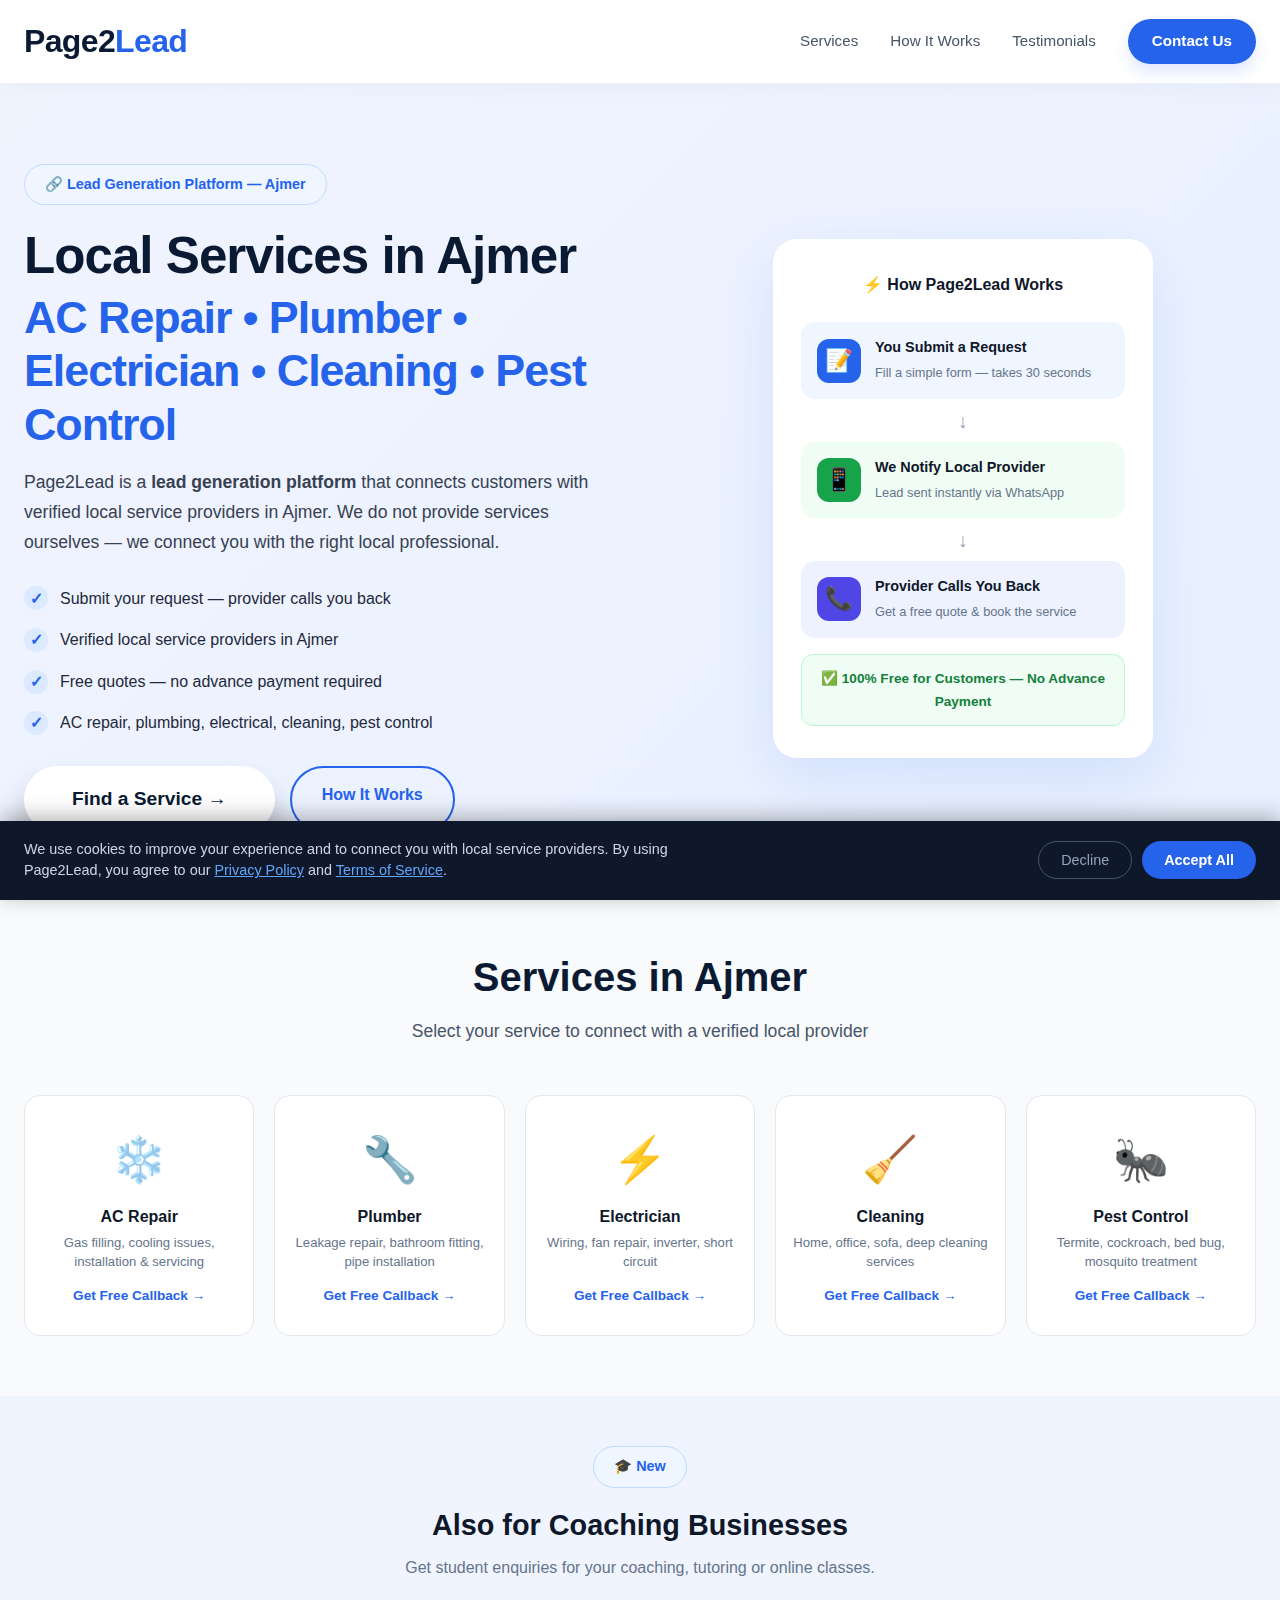
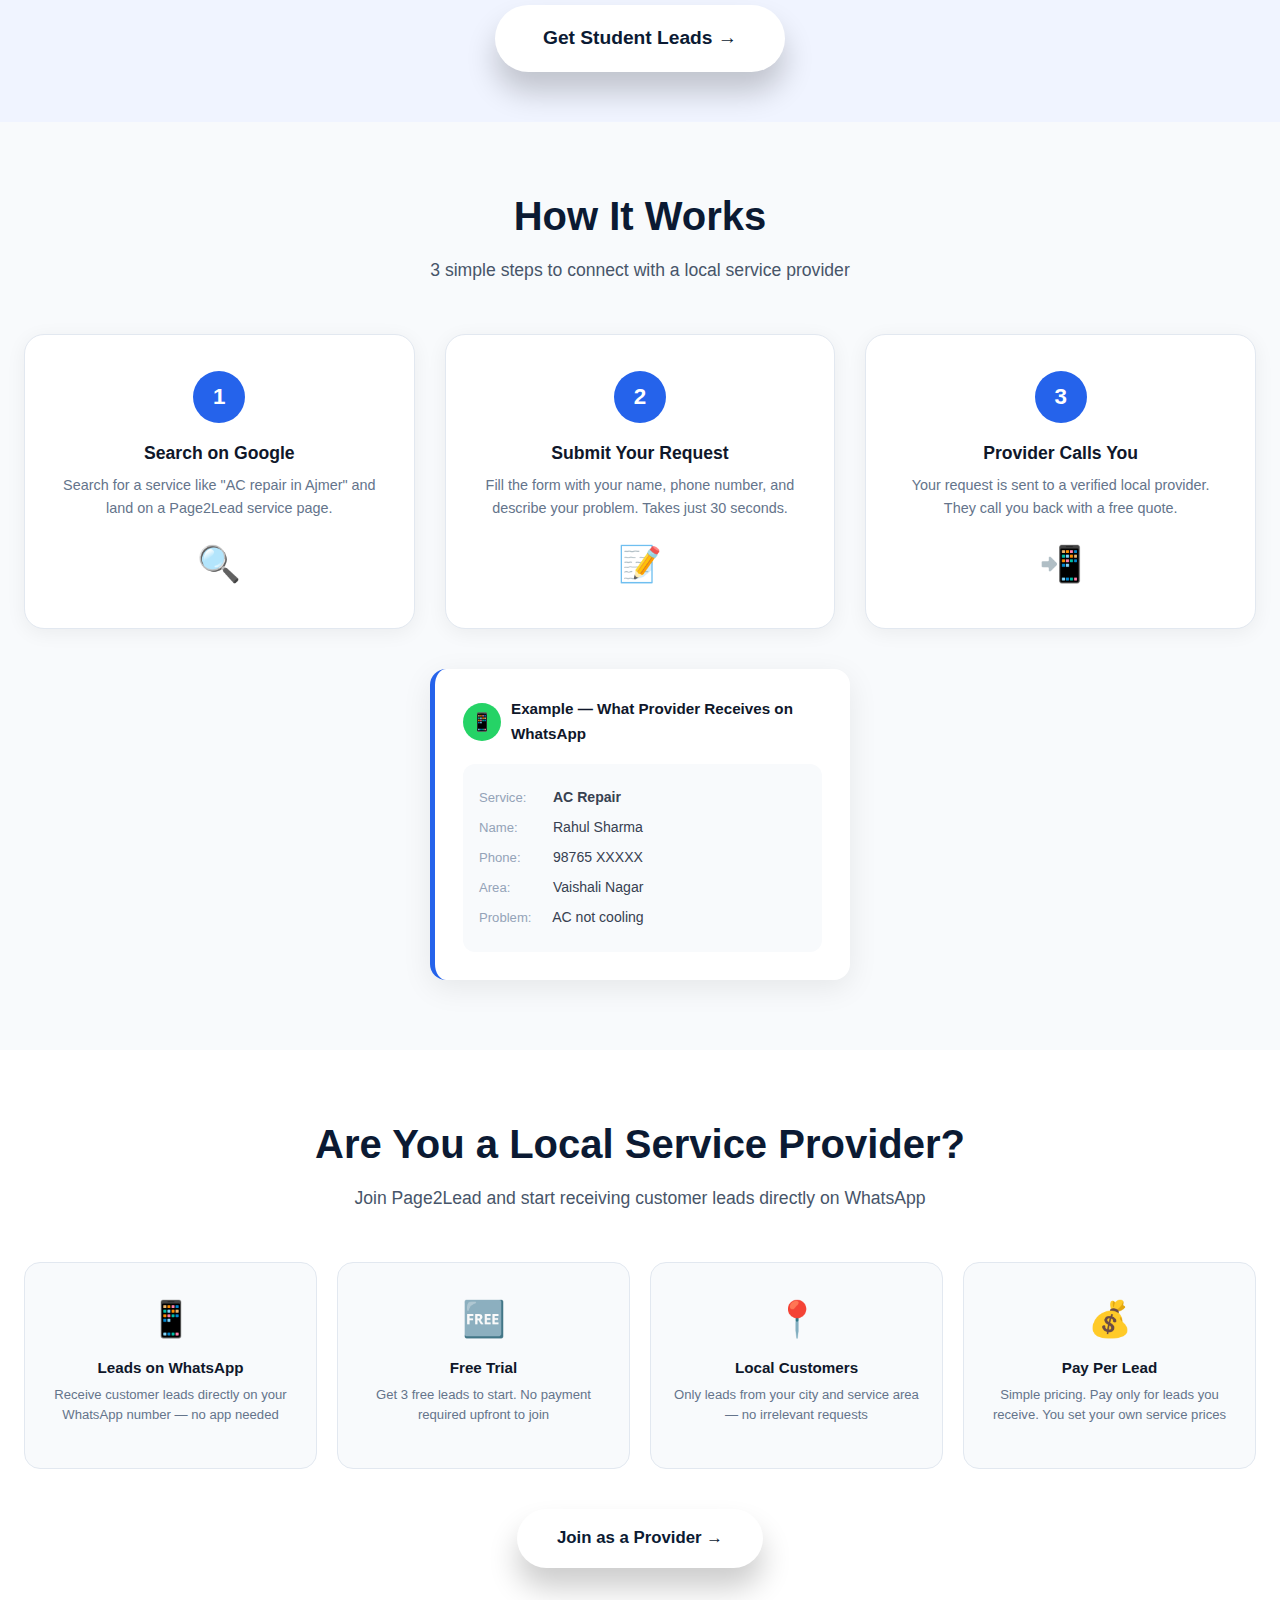
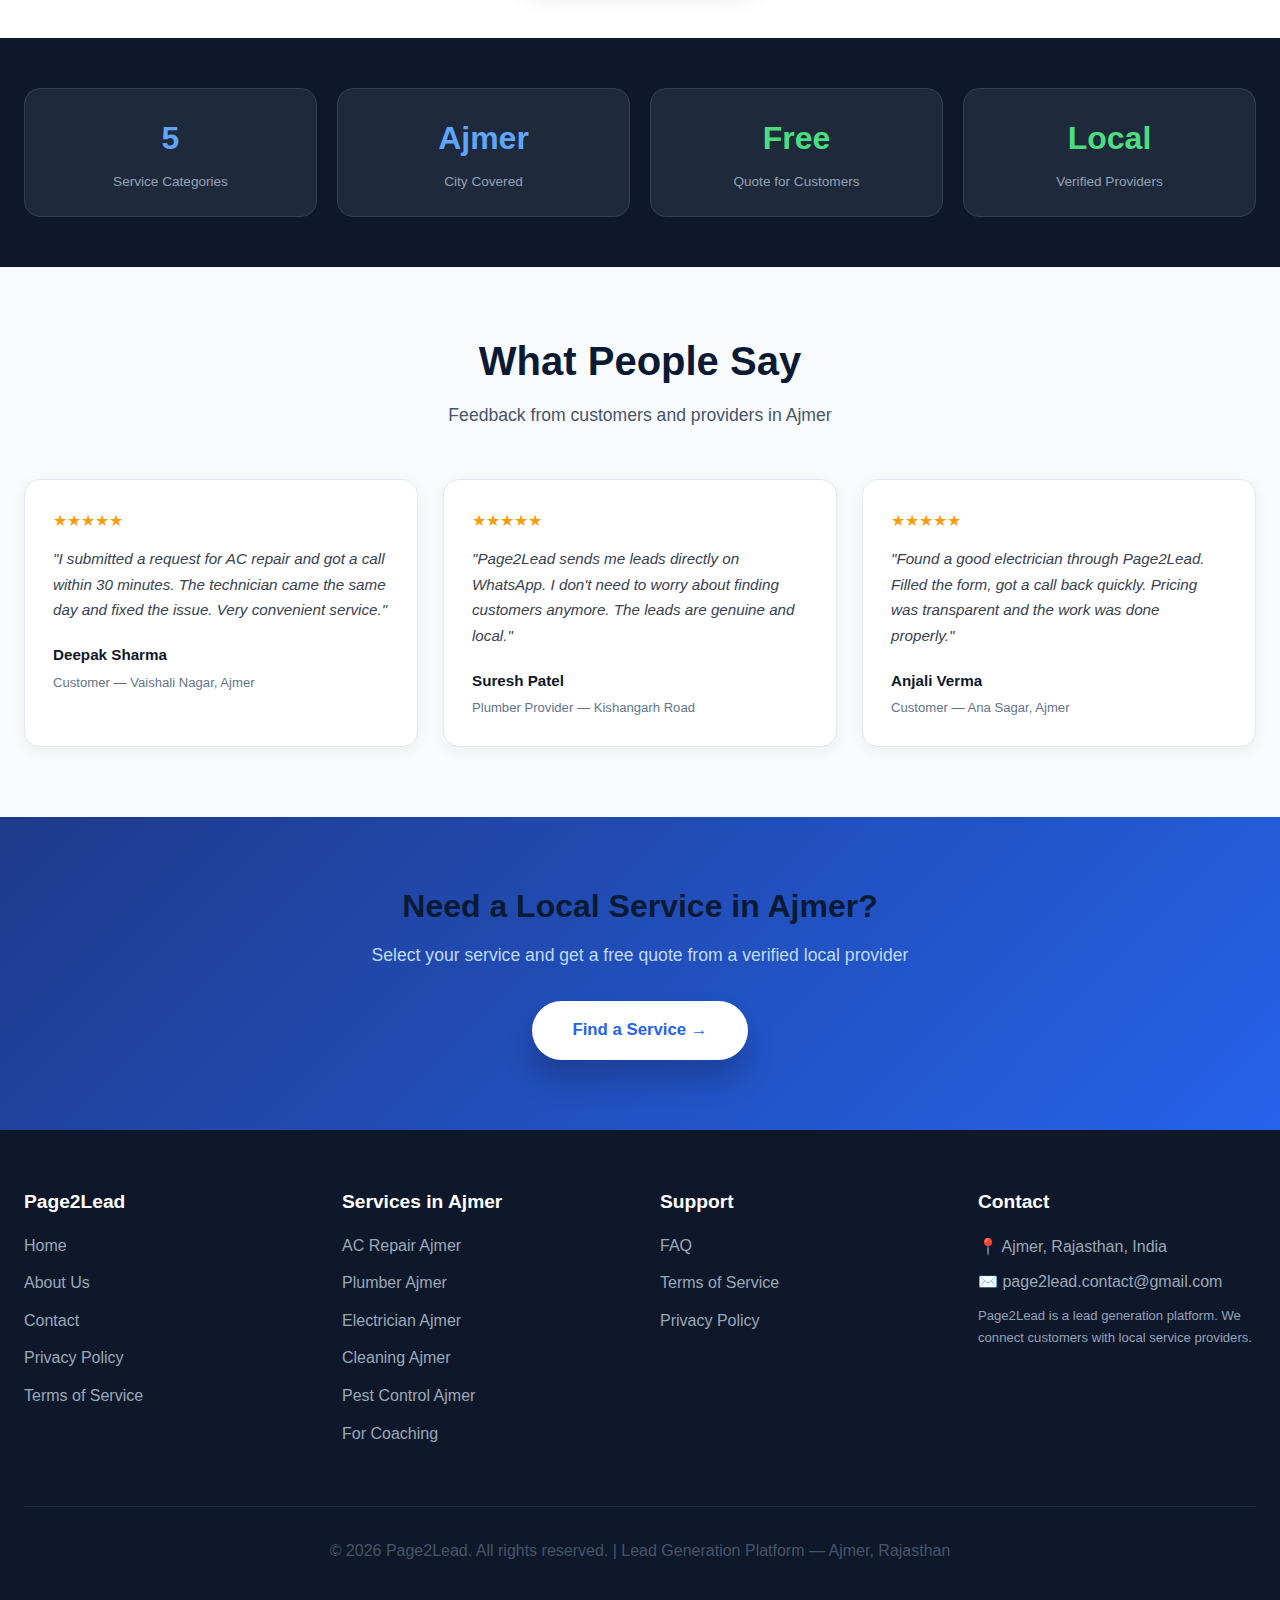
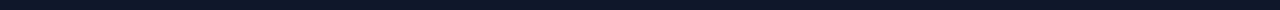
<file: api/index.html>
<!DOCTYPE html>
<html lang="en">
<head>
    <meta charset="UTF-8">
    <meta name="viewport" content="width=device-width, initial-scale=1.0">
    <title>Page2Lead - Local Services in Ajmer | Free Quotes</title>
    <meta name="description" content="Need AC repair, plumber, electrician, cleaning or pest control in Ajmer? Page2Lead connects you with verified local providers. Get a free callback today.">
    <meta name="keywords" content="local service Ajmer, AC repair Ajmer, plumber Ajmer, electrician Ajmer, cleaning service Ajmer, pest control Ajmer, home services Ajmer, service provider Ajmer, lead generation Ajmer">
    <meta property="og:title" content="Page2Lead Ajmer - Local Service Providers">
    <meta property="og:description" content="Connect with verified local service providers in Ajmer. AC repair, plumbing, electrical, cleaning, pest control.">
    <meta name="google-site-verification" content="_mLQWeVPsgrjY8ry0bOA-rCl8KokYJR9HOlBCVy15ig" />
    <meta property="og:type" content="website">
    <meta property="og:url" content="https://page2lead.in">
    <link rel="canonical" href="https://page2lead.in">

    <!-- Favicon & App Icons -->
    <link rel="icon" type="image/png" href="assets/favicon.png">
    <link rel="apple-touch-icon" href="assets/apple-touch-icon.png">
    <meta name="theme-color" content="#000000">

    <link rel="stylesheet" href="/css/style.css">

    <style>
        /* ======= HERO ======= */
        .hero { padding: 80px 0 60px; background: linear-gradient(135deg, #f0f4ff 0%, #e8f0fe 100%); }
        .hero-grid { display: grid; grid-template-columns: 1fr 1fr; gap: 60px; align-items: center; }
        .platform-badge { display: inline-block; background: #eff6ff; color: #2563eb; padding: 8px 20px; border-radius: 40px; font-size: 0.9rem; font-weight: 600; margin-bottom: 20px; border: 1px solid #bfdbfe; }
        .hero-buttons { display: flex; gap: 15px; flex-wrap: wrap; margin-top: 30px; }
        .hero-secondary { background: transparent; color: #2563eb; padding: 14px 30px; border-radius: 40px; font-size: 1rem; font-weight: 600; text-decoration: none; border: 2px solid #2563eb; transition: all 0.2s; }
        .hero-secondary:hover { background: #2563eb; color: white; }

        /* Flow Card */
        .hero-visual { display: flex; justify-content: center; align-items: center; }
        .flow-card { background: white; border-radius: 24px; padding: 32px 28px; box-shadow: 0 20px 60px rgba(37,99,235,0.12); width: 100%; max-width: 380px; }
        .flow-card-title { font-size: 1rem; font-weight: 700; color: #0f172a; margin-bottom: 24px; text-align: center; }
        .flow-step { display: flex; align-items: center; gap: 14px; padding: 14px 16px; border-radius: 14px; margin-bottom: 8px; }
        .flow-step-blue { background: #eff6ff; }
        .flow-step-green { background: #f0fdf4; }
        .flow-step-indigo { background: #eef2ff; }
        .flow-icon { width: 44px; height: 44px; border-radius: 12px; display: flex; align-items: center; justify-content: center; font-size: 1.4rem; flex-shrink: 0; }
        .flow-icon-blue { background: #2563eb; }
        .flow-icon-green { background: #16a34a; }
        .flow-icon-indigo { background: #4f46e5; }
        .flow-text strong { display: block; font-size: 0.9rem; color: #0f172a; font-weight: 600; }
        .flow-text span { font-size: 0.8rem; color: #64748b; }
        .flow-arrow { text-align: center; color: #94a3b8; font-size: 1.2rem; margin: 4px 0; }
        .flow-badge { background: #f0fdf4; border: 1px solid #bbf7d0; border-radius: 12px; padding: 12px 16px; margin-top: 16px; text-align: center; }
        .flow-badge p { font-size: 0.85rem; color: #15803d; font-weight: 600; margin: 0; }

        /* ======= SERVICES ======= */
        .services-grid-home { display: grid; grid-template-columns: repeat(5, 1fr); gap: 20px; margin-top: 40px; }
        .service-card-home { background: white; padding: 28px 16px; border-radius: 16px; text-align: center; border: 1px solid #e2e8f0; transition: all 0.3s; text-decoration: none; color: inherit; display: block; }
        .service-card-home:hover { transform: translateY(-5px); box-shadow: 0 10px 30px rgba(37,99,235,0.12); border-color: #2563eb; }
        .service-icon-home { font-size: 2.8rem; margin-bottom: 12px; }
        .service-card-home h3 { font-size: 1rem; margin-bottom: 6px; color: #0f172a; font-weight: 600; }
        .service-card-home p { color: #64748b; font-size: 0.82rem; margin-bottom: 10px; line-height: 1.5; }
        .service-link { color: #2563eb; font-weight: 600; font-size: 0.85rem; }

        /* ======= HOW IT WORKS ======= */
        .steps-grid { display: grid; grid-template-columns: repeat(3, 1fr); gap: 30px; margin: 40px 0; }
        .step-card { background: white; padding: 36px 28px; border-radius: 20px; text-align: center; box-shadow: 0 4px 20px rgba(0,0,0,0.06); border: 1px solid #e2e8f0; }
        .step-number { width: 52px; height: 52px; background: #2563eb; color: white; border-radius: 50%; display: flex; align-items: center; justify-content: center; font-size: 1.4rem; font-weight: 700; margin: 0 auto 20px; }
        .step-card h3 { font-size: 1.1rem; margin-bottom: 10px; color: #0f172a; }
        .step-card p { color: #64748b; font-size: 0.9rem; line-height: 1.6; }
        .step-emoji { font-size: 2.2rem; margin-top: 16px; }

        /* Notification */
        .notification-example { background: white; border-radius: 16px; padding: 28px; max-width: 420px; margin: 40px auto 0; box-shadow: 0 8px 30px rgba(0,0,0,0.08); border-left: 5px solid #2563eb; }
        .notification-header { display: flex; align-items: center; gap: 10px; margin-bottom: 18px; }
        .notification-icon { width: 38px; height: 38px; background: #25D366; color: white; border-radius: 50%; display: flex; align-items: center; justify-content: center; font-size: 1.1rem; flex-shrink: 0; }
        .notification-content { background: #f8fafc; padding: 16px; border-radius: 12px; }
        .notification-content p { margin: 6px 0; color: #374151; font-size: 0.88rem; }
        .notification-label { color: #94a3b8; width: 70px; display: inline-block; font-size: 0.82rem; }

        /* ======= PROVIDER BENEFITS ======= */
        .provider-benefits-grid { display: grid; grid-template-columns: repeat(4, 1fr); gap: 20px; margin-top: 40px; }
        .benefit-card { text-align: center; padding: 28px 16px; background: #f8fafc; border-radius: 16px; border: 1px solid #e2e8f0; transition: all 0.2s; }
        .benefit-card:hover { background: #eff6ff; border-color: #bfdbfe; }
        .benefit-icon { font-size: 2.2rem; margin-bottom: 12px; }
        .benefit-card h3 { font-size: 0.95rem; margin-bottom: 8px; color: #0f172a; font-weight: 600; }
        .benefit-card p { color: #64748b; font-size: 0.82rem; line-height: 1.5; }

        /* ======= TRUST ======= */
        .trust-grid-home { display: grid; grid-template-columns: repeat(4, 1fr); gap: 20px; }
        .trust-card-home { background: #1e293b; padding: 24px 20px; border-radius: 16px; text-align: center; border: 1px solid #334155; }
        .trust-number-home { font-size: 2rem; font-weight: 800; color: #60a5fa; margin-bottom: 6px; }
        .trust-label-home { color: #94a3b8; font-size: 0.85rem; }

        /* ======= TESTIMONIALS ======= */
        .testimonials-grid { display: grid; grid-template-columns: repeat(3, 1fr); gap: 25px; margin-top: 40px; }
        .testimonial-card { background: white; padding: 28px; border-radius: 16px; box-shadow: 0 4px 15px rgba(0,0,0,0.05); border: 1px solid #e2e8f0; }
        .testimonial-stars { color: #f59e0b; font-size: 1rem; margin-bottom: 12px; }
        .testimonial-text { color: #374151; font-style: italic; margin-bottom: 20px; line-height: 1.7; font-size: 0.95rem; }
        .testimonial-author { font-weight: 700; color: #0f172a; font-size: 0.95rem; }
        .testimonial-role { color: #64748b; font-size: 0.82rem; margin-top: 4px; }

        /* ======= RESPONSIVE ======= */
        @media (max-width: 1024px) {
            .hero-grid { gap: 40px; }
            .services-grid-home { grid-template-columns: repeat(3, 1fr); }
            .provider-benefits-grid { grid-template-columns: repeat(2, 1fr); }
            .trust-grid-home { grid-template-columns: repeat(2, 1fr); }
        }

        @media (max-width: 768px) {
            .hero { padding: 50px 0 40px; }
            .hero-grid { grid-template-columns: 1fr; gap: 36px; }
            .hero-visual { order: -1; }
            .flow-card { max-width: 100%; }
            .services-grid-home { grid-template-columns: repeat(2, 1fr); gap: 12px; }
            .steps-grid { grid-template-columns: 1fr; gap: 16px; }
            .testimonials-grid { grid-template-columns: 1fr; }
            .provider-benefits-grid { grid-template-columns: repeat(2, 1fr); }
            .trust-grid-home { grid-template-columns: repeat(2, 1fr); }
            .hero-buttons { flex-direction: column; }
            .hero-buttons a { text-align: center; }
        }

        @media (max-width: 480px) {
            .services-grid-home { grid-template-columns: repeat(2, 1fr); gap: 10px; }
            .service-card-home { padding: 18px 10px; }
            .service-icon-home { font-size: 2rem; }
            .provider-benefits-grid { grid-template-columns: 1fr 1fr; }
        }
    </style>
</head>
<body>

    <nav class="navbar">
        <div class="container">
            <a href="/" class="logo">Page2<span>Lead</span></a>
            <div class="nav-links">
                <a href="#services">Services</a>
                <a href="#how-it-works">How It Works</a>
                <a href="#testimonials">Testimonials</a>
                <a href="/contact" class="cta-btn">Contact Us</a>
            </div>
        </div>
    </nav>

    <!-- HERO -->
    <section class="hero">
        <div class="container">
            <div class="hero-grid">
                <div class="hero-content">
                    <div class="platform-badge">🔗 Lead Generation Platform — Ajmer</div>
                    <h1>Local Services in Ajmer <span>AC Repair • Plumber • Electrician • Cleaning • Pest Control</span></h1>
                    <p style="font-size:1.1rem; color:#374151; margin-bottom:20px; line-height:1.7;">
                        Page2Lead is a <strong>lead generation platform</strong> that connects customers with verified local service providers in Ajmer.
                        We do not provide services ourselves — we connect you with the right local professional.
                    </p>
                    <div class="feature-list">
                        <div class="feature-item"><span class="check">✓</span> Submit your request — provider calls you back</div>
                        <div class="feature-item"><span class="check">✓</span> Verified local service providers in Ajmer</div>
                        <div class="feature-item"><span class="check">✓</span> Free quotes — no advance payment required</div>
                        <div class="feature-item"><span class="check">✓</span> AC repair, plumbing, electrical, cleaning, pest control</div>
                    </div>
                    <div class="hero-buttons">
                        <a href="#services" class="cta-btn">Find a Service →</a>
                        <a href="#how-it-works" class="hero-secondary">How It Works</a>
                    </div>
                </div>

                <!-- Flow Visual -->
                <div class="hero-visual">
                    <div class="flow-card">
                        <p class="flow-card-title">⚡ How Page2Lead Works</p>

                        <div class="flow-step flow-step-blue">
                            <div class="flow-icon flow-icon-blue">📝</div>
                            <div class="flow-text">
                                <strong>You Submit a Request</strong>
                                <span>Fill a simple form — takes 30 seconds</span>
                            </div>
                        </div>

                        <div class="flow-arrow">↓</div>

                        <div class="flow-step flow-step-green">
                            <div class="flow-icon flow-icon-green">📱</div>
                            <div class="flow-text">
                                <strong>We Notify Local Provider</strong>
                                <span>Lead sent instantly via WhatsApp</span>
                            </div>
                        </div>

                        <div class="flow-arrow">↓</div>

                        <div class="flow-step flow-step-indigo">
                            <div class="flow-icon flow-icon-indigo">📞</div>
                            <div class="flow-text">
                                <strong>Provider Calls You Back</strong>
                                <span>Get a free quote &amp; book the service</span>
                            </div>
                        </div>

                        <div class="flow-badge">
                            <p>✅ 100% Free for Customers — No Advance Payment</p>
                        </div>
                    </div>
                </div>
            </div>
        </div>
    </section>

    <!-- SERVICES -->
    <section class="services-section" id="services">
        <div class="container">
            <h2 class="section-title">Services in Ajmer</h2>
            <p class="section-subtitle">Select your service to connect with a verified local provider</p>
            <div class="services-grid-home">
                <a href="/ac-repair-ajmer" class="service-card-home">
                    <div class="service-icon-home">❄️</div>
                    <h3>AC Repair</h3>
                    <p>Gas filling, cooling issues, installation & servicing</p>
                    <span class="service-link">Get Free Callback →</span>
                </a>
                <a href="/plumber-ajmer" class="service-card-home">
                    <div class="service-icon-home">🔧</div>
                    <h3>Plumber</h3>
                    <p>Leakage repair, bathroom fitting, pipe installation</p>
                    <span class="service-link">Get Free Callback →</span>
                </a>
                <a href="/electrician-ajmer" class="service-card-home">
                    <div class="service-icon-home">⚡</div>
                    <h3>Electrician</h3>
                    <p>Wiring, fan repair, inverter, short circuit</p>
                    <span class="service-link">Get Free Callback →</span>
                </a>
                <a href="/cleaning-ajmer" class="service-card-home">
                    <div class="service-icon-home">🧹</div>
                    <h3>Cleaning</h3>
                    <p>Home, office, sofa, deep cleaning services</p>
                    <span class="service-link">Get Free Callback →</span>
                </a>
                <a href="/pest-control-ajmer" class="service-card-home">
                    <div class="service-icon-home">🐜</div>
                    <h3>Pest Control</h3>
                    <p>Termite, cockroach, bed bug, mosquito treatment</p>
                    <span class="service-link">Get Free Callback →</span>
                </a>
            </div>
        </div>
    </section>
    <!-- Coaching Section Link -->
    <section style="padding:50px 0; background:#f0f4ff;">
    <div class="container" style="text-align:center;">
        <div class="platform-badge">🎓 New</div>
        <h2 style="font-size:1.8rem; font-weight:800; color:#0f172a; margin-bottom:12px;">
            Also for Coaching Businesses
        </h2>
        <p style="color:#64748b; margin-bottom:24px; font-size:1rem;">
            Get student enquiries for your coaching, tutoring or online classes.
        </p>
        <a href="/coaching" class="cta-btn">Get Student Leads →</a>
    </div>
    </section>

    <!-- HOW IT WORKS -->
    <section style="padding:70px 0; background:#f8fafc;" id="how-it-works">
        <div class="container">
            <h2 class="section-title">How It Works</h2>
            <p class="section-subtitle">3 simple steps to connect with a local service provider</p>
            <div class="steps-grid">
                <div class="step-card">
                    <div class="step-number">1</div>
                    <h3>Search on Google</h3>
                    <p>Search for a service like "AC repair in Ajmer" and land on a Page2Lead service page.</p>
                    <div class="step-emoji">🔍</div>
                </div>
                <div class="step-card">
                    <div class="step-number">2</div>
                    <h3>Submit Your Request</h3>
                    <p>Fill the form with your name, phone number, and describe your problem. Takes just 30 seconds.</p>
                    <div class="step-emoji">📝</div>
                </div>
                <div class="step-card">
                    <div class="step-number">3</div>
                    <h3>Provider Calls You</h3>
                    <p>Your request is sent to a verified local provider. They call you back with a free quote.</p>
                    <div class="step-emoji">📲</div>
                </div>
            </div>
            <div class="notification-example">
                <div class="notification-header">
                    <div class="notification-icon">📱</div>
                    <span style="font-weight:700; font-size:0.95rem; color:#0f172a;">Example — What Provider Receives on WhatsApp</span>
                </div>
                <div class="notification-content">
                    <p><span class="notification-label">Service:</span> <strong>AC Repair</strong></p>
                    <p><span class="notification-label">Name:</span> Rahul Sharma</p>
                    <p><span class="notification-label">Phone:</span> 98765 XXXXX</p>
                    <p><span class="notification-label">Area:</span> Vaishali Nagar</p>
                    <p><span class="notification-label">Problem:</span> AC not cooling</p>
                </div>
            </div>
        </div>
    </section>

    <!-- FOR PROVIDERS -->
    <section style="padding:70px 0; background:white;">
        <div class="container">
            <h2 class="section-title">Are You a Local Service Provider?</h2>
            <p class="section-subtitle">Join Page2Lead and start receiving customer leads directly on WhatsApp</p>
            <div class="provider-benefits-grid">
                <div class="benefit-card">
                    <div class="benefit-icon">📱</div>
                    <h3>Leads on WhatsApp</h3>
                    <p>Receive customer leads directly on your WhatsApp number — no app needed</p>
                </div>
                <div class="benefit-card">
                    <div class="benefit-icon">🆓</div>
                    <h3>Free Trial</h3>
                    <p>Get 3 free leads to start. No payment required upfront to join</p>
                </div>
                <div class="benefit-card">
                    <div class="benefit-icon">📍</div>
                    <h3>Local Customers</h3>
                    <p>Only leads from your city and service area — no irrelevant requests</p>
                </div>
                <div class="benefit-card">
                    <div class="benefit-icon">💰</div>
                    <h3>Pay Per Lead</h3>
                    <p>Simple pricing. Pay only for leads you receive. You set your own service prices</p>
                </div>
            </div>
            <div style="text-align:center; margin-top:40px;">
                <a href="/contact" class="cta-btn" style="font-size:1.05rem; padding:16px 40px;">Join as a Provider →</a>
            </div>
        </div>
    </section>

    <!-- TRUST -->
    <section style="padding:50px 0; background:#0f172a;">
        <div class="container">
            <div class="trust-grid-home">
                <div class="trust-card-home"><div class="trust-number-home">5</div><div class="trust-label-home">Service Categories</div></div>
                <div class="trust-card-home"><div class="trust-number-home">Ajmer</div><div class="trust-label-home">City Covered</div></div>
                <div class="trust-card-home"><div class="trust-number-home" style="color:#4ade80;">Free</div><div class="trust-label-home">Quote for Customers</div></div>
                <div class="trust-card-home"><div class="trust-number-home" style="color:#4ade80;">Local</div><div class="trust-label-home">Verified Providers</div></div>
            </div>
        </div>
    </section>

    <!-- TESTIMONIALS -->
    <section style="padding:70px 0; background:#f8fafc;" id="testimonials">
        <div class="container">
            <h2 class="section-title">What People Say</h2>
            <p class="section-subtitle">Feedback from customers and providers in Ajmer</p>
            <div class="testimonials-grid">
                <div class="testimonial-card">
                    <div class="testimonial-stars">★★★★★</div>
                    <p class="testimonial-text">"I submitted a request for AC repair and got a call within 30 minutes. The technician came the same day and fixed the issue. Very convenient service."</p>
                    <div class="testimonial-author">Deepak Sharma</div>
                    <div class="testimonial-role">Customer — Vaishali Nagar, Ajmer</div>
                </div>
                <div class="testimonial-card">
                    <div class="testimonial-stars">★★★★★</div>
                    <p class="testimonial-text">"Page2Lead sends me leads directly on WhatsApp. I don't need to worry about finding customers anymore. The leads are genuine and local."</p>
                    <div class="testimonial-author">Suresh Patel</div>
                    <div class="testimonial-role">Plumber Provider — Kishangarh Road</div>
                </div>
                <div class="testimonial-card">
                    <div class="testimonial-stars">★★★★★</div>
                    <p class="testimonial-text">"Found a good electrician through Page2Lead. Filled the form, got a call back quickly. Pricing was transparent and the work was done properly."</p>
                    <div class="testimonial-author">Anjali Verma</div>
                    <div class="testimonial-role">Customer — Ana Sagar, Ajmer</div>
                </div>
            </div>
        </div>
    </section>

    <!-- CTA -->
    <section style="padding:70px 0; background:linear-gradient(135deg,#1e3a8a,#2563eb);">
        <div class="container">
            <div style="text-align:center; color:white;">
                <h2 style="font-size:2rem; margin-bottom:15px;">Need a Local Service in Ajmer?</h2>
                <p style="font-size:1.1rem; color:#bfdbfe; margin-bottom:30px;">Select your service and get a free quote from a verified local provider</p>
                <a href="#services" class="cta-btn" style="background:white; color:#2563eb; font-size:1.05rem; padding:16px 40px;">Find a Service →</a>
            </div>
        </div>
    </section>

    <!-- FOOTER -->
    <footer class="footer">
        <div class="container">
            <div class="footer-grid">
                <div class="footer-col">
                    <h4>Page2Lead</h4>
                    <a href="/">Home</a>
                    <a href="/about">About Us</a>
                    <a href="/contact">Contact</a>
                    <a href="/privacy">Privacy Policy</a>
                    <a href="/terms">Terms of Service</a>
                </div>
                <div class="footer-col">
                    <h4>Services in Ajmer</h4>
                    <a href="/ac-repair-ajmer">AC Repair Ajmer</a>
                    <a href="/plumber-ajmer">Plumber Ajmer</a>
                    <a href="/electrician-ajmer">Electrician Ajmer</a>
                    <a href="/cleaning-ajmer">Cleaning Ajmer</a>
                    <a href="/pest-control-ajmer">Pest Control Ajmer</a>
                    <a href="/coaching">For Coaching</a>
                </div>
                <div class="footer-col">
                    <h4>Support</h4>
                    <a href="/faq">FAQ</a>
                    <a href="/terms">Terms of Service</a>
                    <a href="/privacy">Privacy Policy</a>
                </div>
                <div class="footer-col">
                    <h4>Contact</h4>
                    <p>📍 Ajmer, Rajasthan, India</p>
                    <p>✉️ page2lead.contact@gmail.com</p>
                    <p style="font-size:0.82rem; color:#94a3b8; margin-top:10px;">Page2Lead is a lead generation platform. We connect customers with local service providers.</p>
                </div>
            </div>
            <div class="footer-bottom">
                <p>&copy; 2026 Page2Lead. All rights reserved. | Lead Generation Platform — Ajmer, Rajasthan</p>
            </div>
        </div>
    </footer>

    <script type="application/ld+json">
    {
        "@context": "https://schema.org",
        "@type": "Organization",
        "name": "Page2Lead",
        "url": "https://page2lead.in",
        "description": "Page2Lead is a lead generation platform that connects customers with verified local service providers in Ajmer, Rajasthan.",
        "areaServed": { "@type": "City", "name": "Ajmer", "addressRegion": "Rajasthan", "addressCountry": "IN" },
        "contactPoint": { "@type": "ContactPoint", "contactType": "customer support", "email": "page2lead.contact@gmail.com" }
    }
    </script>

    <script src="/js/consent.js"></script>
</body>
</html>
</file>
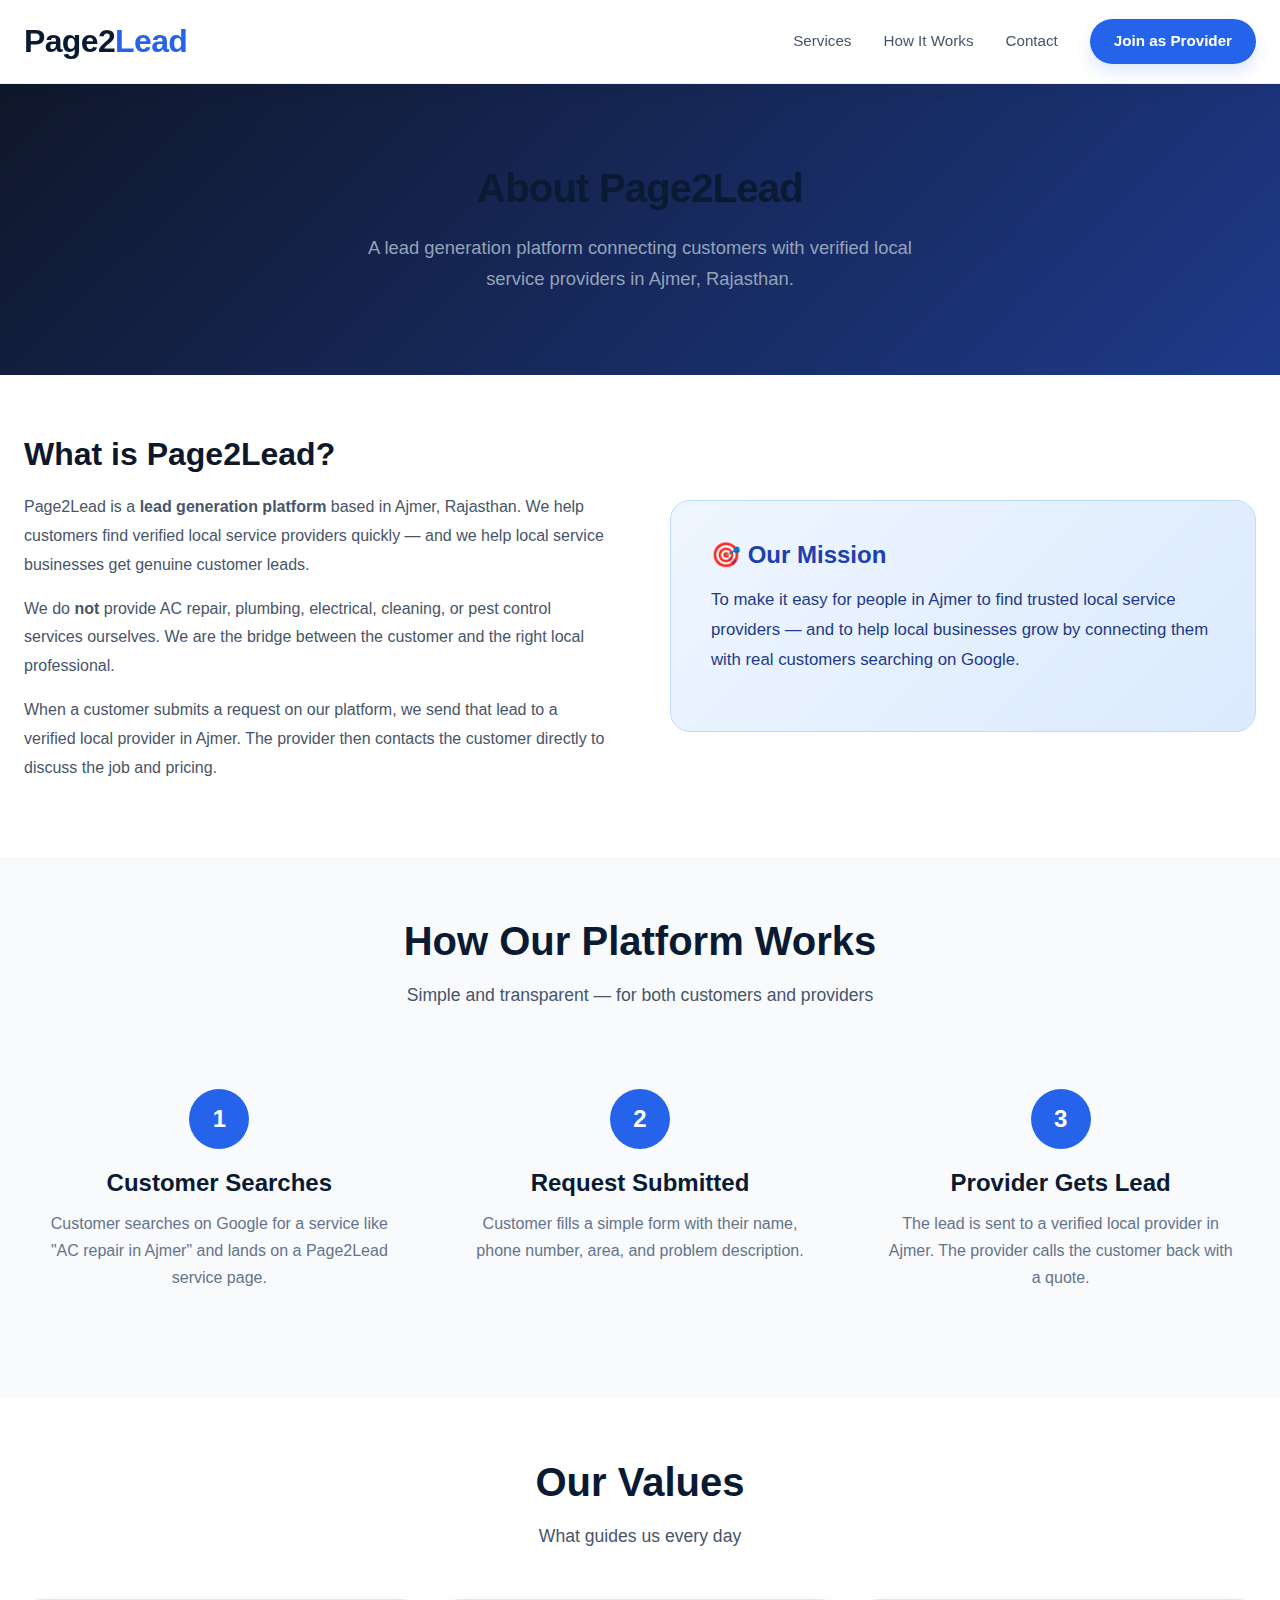
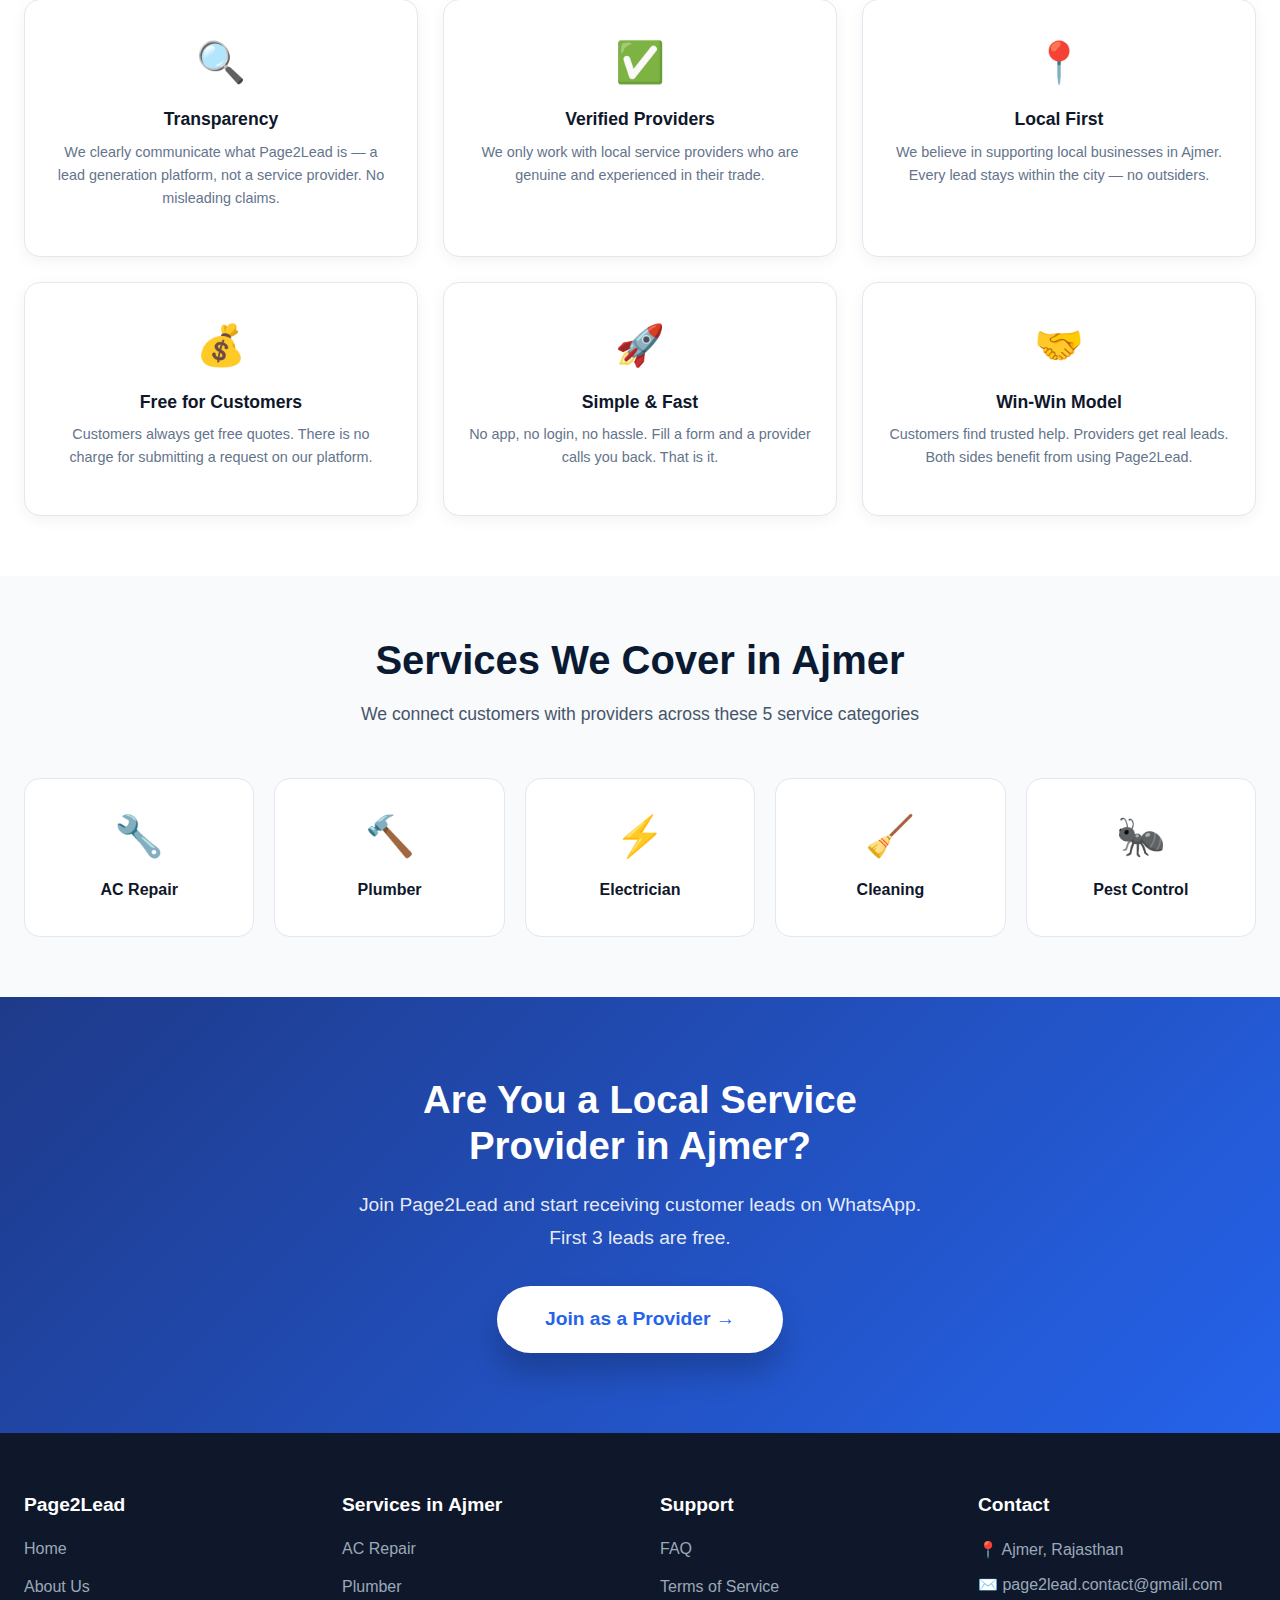
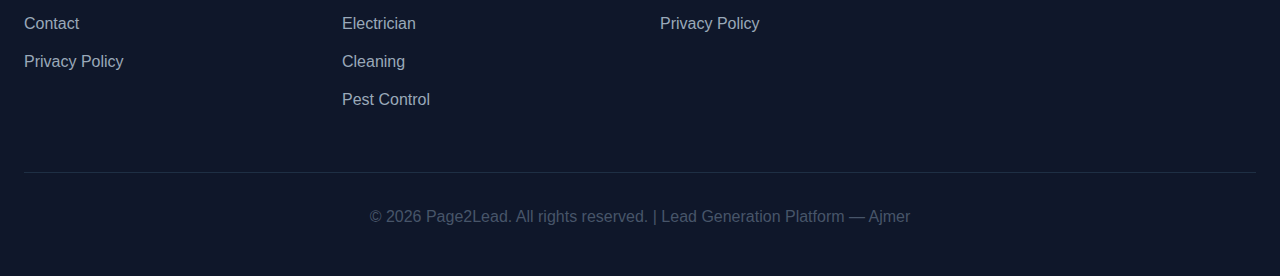
<file: about.html>
<!DOCTYPE html>
<html lang="en">
<head>
    <meta charset="UTF-8">
    <meta name="viewport" content="width=device-width, initial-scale=1.0">
    <title>About Us - Page2Lead | Lead Generation Platform Ajmer</title>
    <meta name="description" content="Learn about Page2Lead — a lead generation platform connecting customers with verified local service providers in Ajmer. AC repair, plumbing, electrical, cleaning, pest control.">
    <meta name="keywords" content="about Page2Lead, lead generation platform Ajmer, local service Ajmer, Page2Lead company">
    <link rel="canonical" href="https://page2lead.in/about">

    <!-- Favicon & App Icons -->
    <link rel="icon" type="image/png" href="assets/favicon.png">
    <link rel="icon" type="image/png" href="assets/favicon.ico">
    <link rel="apple-touch-icon" href="/apple-touch-icon.png">
    <meta name="theme-color" content="#000000">

    <link rel="stylesheet" href="/css/style.css">
    <style>
        .about-hero { background: linear-gradient(135deg, #0f172a, #1e3a8a); color: white; padding: 80px 0; text-align: center; }
        .about-hero h1 { font-size: 2.5rem; margin-bottom: 20px; }
        .about-hero p { font-size: 1.15rem; color: #94a3b8; max-width: 600px; margin: 0 auto; }
        .about-section { padding: 60px 0; }
        .about-section.gray { background: var(--bg-light); }
        .about-grid { display: grid; grid-template-columns: 1fr 1fr; gap: 60px; align-items: center; }
        .about-text h2 { font-size: 2rem; margin-bottom: 20px; color: #0f172a; }
        .about-text p { color: #475569; line-height: 1.8; margin-bottom: 15px; }
        .value-grid { display: grid; grid-template-columns: repeat(3, 1fr); gap: 25px; margin-top: 40px; }
        .value-card { background: white; padding: 30px 25px; border-radius: 16px; border: 1px solid #e2e8f0; text-align: center; box-shadow: 0 4px 15px rgba(0,0,0,0.05); }
        .value-icon { font-size: 2.5rem; margin-bottom: 15px; }
        .value-card h3 { font-size: 1.1rem; margin-bottom: 10px; color: #0f172a; }
        .value-card p { color: #64748b; font-size: 0.9rem; line-height: 1.6; }
        .mission-box { background: linear-gradient(135deg, #eff6ff, #dbeafe); border: 1px solid #bfdbfe; border-radius: 20px; padding: 40px; margin: 40px 0; }
        .mission-box h3 { font-size: 1.5rem; color: #1e40af; margin-bottom: 15px; }
        .mission-box p { color: #1e3a8a; line-height: 1.8; font-size: 1.05rem; }
        .how-platform-works { display: grid; grid-template-columns: repeat(3, 1fr); gap: 30px; margin-top: 40px; }
        .platform-step { text-align: center; padding: 30px 20px; }
        .step-circle { width: 60px; height: 60px; background: #2563eb; color: white; border-radius: 50%; display: flex; align-items: center; justify-content: center; font-size: 1.5rem; font-weight: 700; margin: 0 auto 20px; }
        @media (max-width: 768px) { .about-grid { grid-template-columns: 1fr; gap: 30px; } .value-grid { grid-template-columns: 1fr; } .how-platform-works { grid-template-columns: 1fr; } }
    </style>
</head>
<body>
    <nav class="navbar">
        <div class="container">
            <a href="/" class="logo">Page2<span>Lead</span></a>
            <div class="nav-links">
                <a href="/#services">Services</a>
                <a href="/#how-it-works">How It Works</a>
                <a href="/contact">Contact</a>
                <a href="/contact" class="cta-btn">Join as Provider</a>
            </div>
        </div>
    </nav>

    <div class="about-hero">
        <div class="container">
            <h1>About Page2Lead</h1>
            <p>A lead generation platform connecting customers with verified local service providers in Ajmer, Rajasthan.</p>
        </div>
    </div>

    <section class="about-section">
        <div class="container">
            <div class="about-grid">
                <div class="about-text">
                    <h2>What is Page2Lead?</h2>
                    <p>Page2Lead is a <strong>lead generation platform</strong> based in Ajmer, Rajasthan. We help customers find verified local service providers quickly — and we help local service businesses get genuine customer leads.</p>
                    <p>We do <strong>not</strong> provide AC repair, plumbing, electrical, cleaning, or pest control services ourselves. We are the bridge between the customer and the right local professional.</p>
                    <p>When a customer submits a request on our platform, we send that lead to a verified local provider in Ajmer. The provider then contacts the customer directly to discuss the job and pricing.</p>
                </div>
                <div>
                    <div class="mission-box">
                        <h3>🎯 Our Mission</h3>
                        <p>To make it easy for people in Ajmer to find trusted local service providers — and to help local businesses grow by connecting them with real customers searching on Google.</p>
                    </div>
                </div>
            </div>
        </div>
    </section>

    <section class="about-section gray">
        <div class="container">
            <h2 class="section-title">How Our Platform Works</h2>
            <p class="section-subtitle">Simple and transparent — for both customers and providers</p>
            <div class="how-platform-works">
                <div class="platform-step">
                    <div class="step-circle">1</div>
                    <h3>Customer Searches</h3>
                    <p style="color:#64748b;">Customer searches on Google for a service like "AC repair in Ajmer" and lands on a Page2Lead service page.</p>
                </div>
                <div class="platform-step">
                    <div class="step-circle">2</div>
                    <h3>Request Submitted</h3>
                    <p style="color:#64748b;">Customer fills a simple form with their name, phone number, area, and problem description.</p>
                </div>
                <div class="platform-step">
                    <div class="step-circle">3</div>
                    <h3>Provider Gets Lead</h3>
                    <p style="color:#64748b;">The lead is sent to a verified local provider in Ajmer. The provider calls the customer back with a quote.</p>
                </div>
            </div>
        </div>
    </section>

    <section class="about-section">
        <div class="container">
            <h2 class="section-title">Our Values</h2>
            <p class="section-subtitle">What guides us every day</p>
            <div class="value-grid">
                <div class="value-card">
                    <div class="value-icon">🔍</div>
                    <h3>Transparency</h3>
                    <p>We clearly communicate what Page2Lead is — a lead generation platform, not a service provider. No misleading claims.</p>
                </div>
                <div class="value-card">
                    <div class="value-icon">✅</div>
                    <h3>Verified Providers</h3>
                    <p>We only work with local service providers who are genuine and experienced in their trade.</p>
                </div>
                <div class="value-card">
                    <div class="value-icon">📍</div>
                    <h3>Local First</h3>
                    <p>We believe in supporting local businesses in Ajmer. Every lead stays within the city — no outsiders.</p>
                </div>
                <div class="value-card">
                    <div class="value-icon">💰</div>
                    <h3>Free for Customers</h3>
                    <p>Customers always get free quotes. There is no charge for submitting a request on our platform.</p>
                </div>
                <div class="value-card">
                    <div class="value-icon">🚀</div>
                    <h3>Simple & Fast</h3>
                    <p>No app, no login, no hassle. Fill a form and a provider calls you back. That is it.</p>
                </div>
                <div class="value-card">
                    <div class="value-icon">🤝</div>
                    <h3>Win-Win Model</h3>
                    <p>Customers find trusted help. Providers get real leads. Both sides benefit from using Page2Lead.</p>
                </div>
            </div>
        </div>
    </section>

    <section class="about-section gray">
        <div class="container">
            <h2 class="section-title">Services We Cover in Ajmer</h2>
            <p class="section-subtitle">We connect customers with providers across these 5 service categories</p>
            <div style="display:grid; grid-template-columns:repeat(5,1fr); gap:20px; margin-top:40px;">
                <a href="/ac-repair-ajmer" style="text-decoration:none; background:white; padding:25px 15px; border-radius:16px; text-align:center; border:1px solid #e2e8f0; transition:all 0.2s;" onmouseover="this.style.borderColor='#2563eb'" onmouseout="this.style.borderColor='#e2e8f0'">
                    <div style="font-size:2.5rem; margin-bottom:12px;">🔧</div>
                    <h3 style="font-size:1rem; color:#0f172a;">AC Repair</h3>
                </a>
                <a href="/plumber-ajmer" style="text-decoration:none; background:white; padding:25px 15px; border-radius:16px; text-align:center; border:1px solid #e2e8f0; transition:all 0.2s;" onmouseover="this.style.borderColor='#2563eb'" onmouseout="this.style.borderColor='#e2e8f0'">
                    <div style="font-size:2.5rem; margin-bottom:12px;">🔨</div>
                    <h3 style="font-size:1rem; color:#0f172a;">Plumber</h3>
                </a>
                <a href="/electrician-ajmer" style="text-decoration:none; background:white; padding:25px 15px; border-radius:16px; text-align:center; border:1px solid #e2e8f0; transition:all 0.2s;" onmouseover="this.style.borderColor='#2563eb'" onmouseout="this.style.borderColor='#e2e8f0'">
                    <div style="font-size:2.5rem; margin-bottom:12px;">⚡</div>
                    <h3 style="font-size:1rem; color:#0f172a;">Electrician</h3>
                </a>
                <a href="/cleaning-ajmer" style="text-decoration:none; background:white; padding:25px 15px; border-radius:16px; text-align:center; border:1px solid #e2e8f0; transition:all 0.2s;" onmouseover="this.style.borderColor='#2563eb'" onmouseout="this.style.borderColor='#e2e8f0'">
                    <div style="font-size:2.5rem; margin-bottom:12px;">🧹</div>
                    <h3 style="font-size:1rem; color:#0f172a;">Cleaning</h3>
                </a>
                <a href="/pest-control-ajmer" style="text-decoration:none; background:white; padding:25px 15px; border-radius:16px; text-align:center; border:1px solid #e2e8f0; transition:all 0.2s;" onmouseover="this.style.borderColor='#2563eb'" onmouseout="this.style.borderColor='#e2e8f0'">
                    <div style="font-size:2.5rem; margin-bottom:12px;">🐜</div>
                    <h3 style="font-size:1rem; color:#0f172a;">Pest Control</h3>
                </a>
            </div>
        </div>
    </section>

    <section class="cta-section" style="background:linear-gradient(135deg,#1e3a8a,#2563eb);">
        <div class="container">
            <div class="cta-content">
                <h2>Are You a Local Service Provider in Ajmer?</h2>
                <p>Join Page2Lead and start receiving customer leads on WhatsApp. First 3 leads are free.</p>
                <a href="/contact" class="cta-btn" style="background:white;color:#2563eb;">Join as a Provider →</a>
            </div>
        </div>
    </section>

    <footer class="footer">
        <div class="container">
            <div class="footer-grid">
                <div class="footer-col"><h4>Page2Lead</h4><a href="/">Home</a><a href="/about">About Us</a><a href="/contact">Contact</a><a href="/privacy">Privacy Policy</a></div>
                <div class="footer-col"><h4>Services in Ajmer</h4><a href="/ac-repair-ajmer">AC Repair</a><a href="/plumber-ajmer">Plumber</a><a href="/electrician-ajmer">Electrician</a><a href="/cleaning-ajmer">Cleaning</a><a href="/pest-control-ajmer">Pest Control</a></div>
                <div class="footer-col"><h4>Support</h4><a href="/faq">FAQ</a><a href="/terms">Terms of Service</a><a href="/privacy">Privacy Policy</a></div>
                <div class="footer-col"><h4>Contact</h4><p>📍 Ajmer, Rajasthan</p><p>✉️ page2lead.contact@gmail.com</p></div>
            </div>
            <div class="footer-bottom"><p>&copy; 2026 Page2Lead. All rights reserved. | Lead Generation Platform — Ajmer</p></div>
        </div>
    </footer>
</body>
</html>
</file>
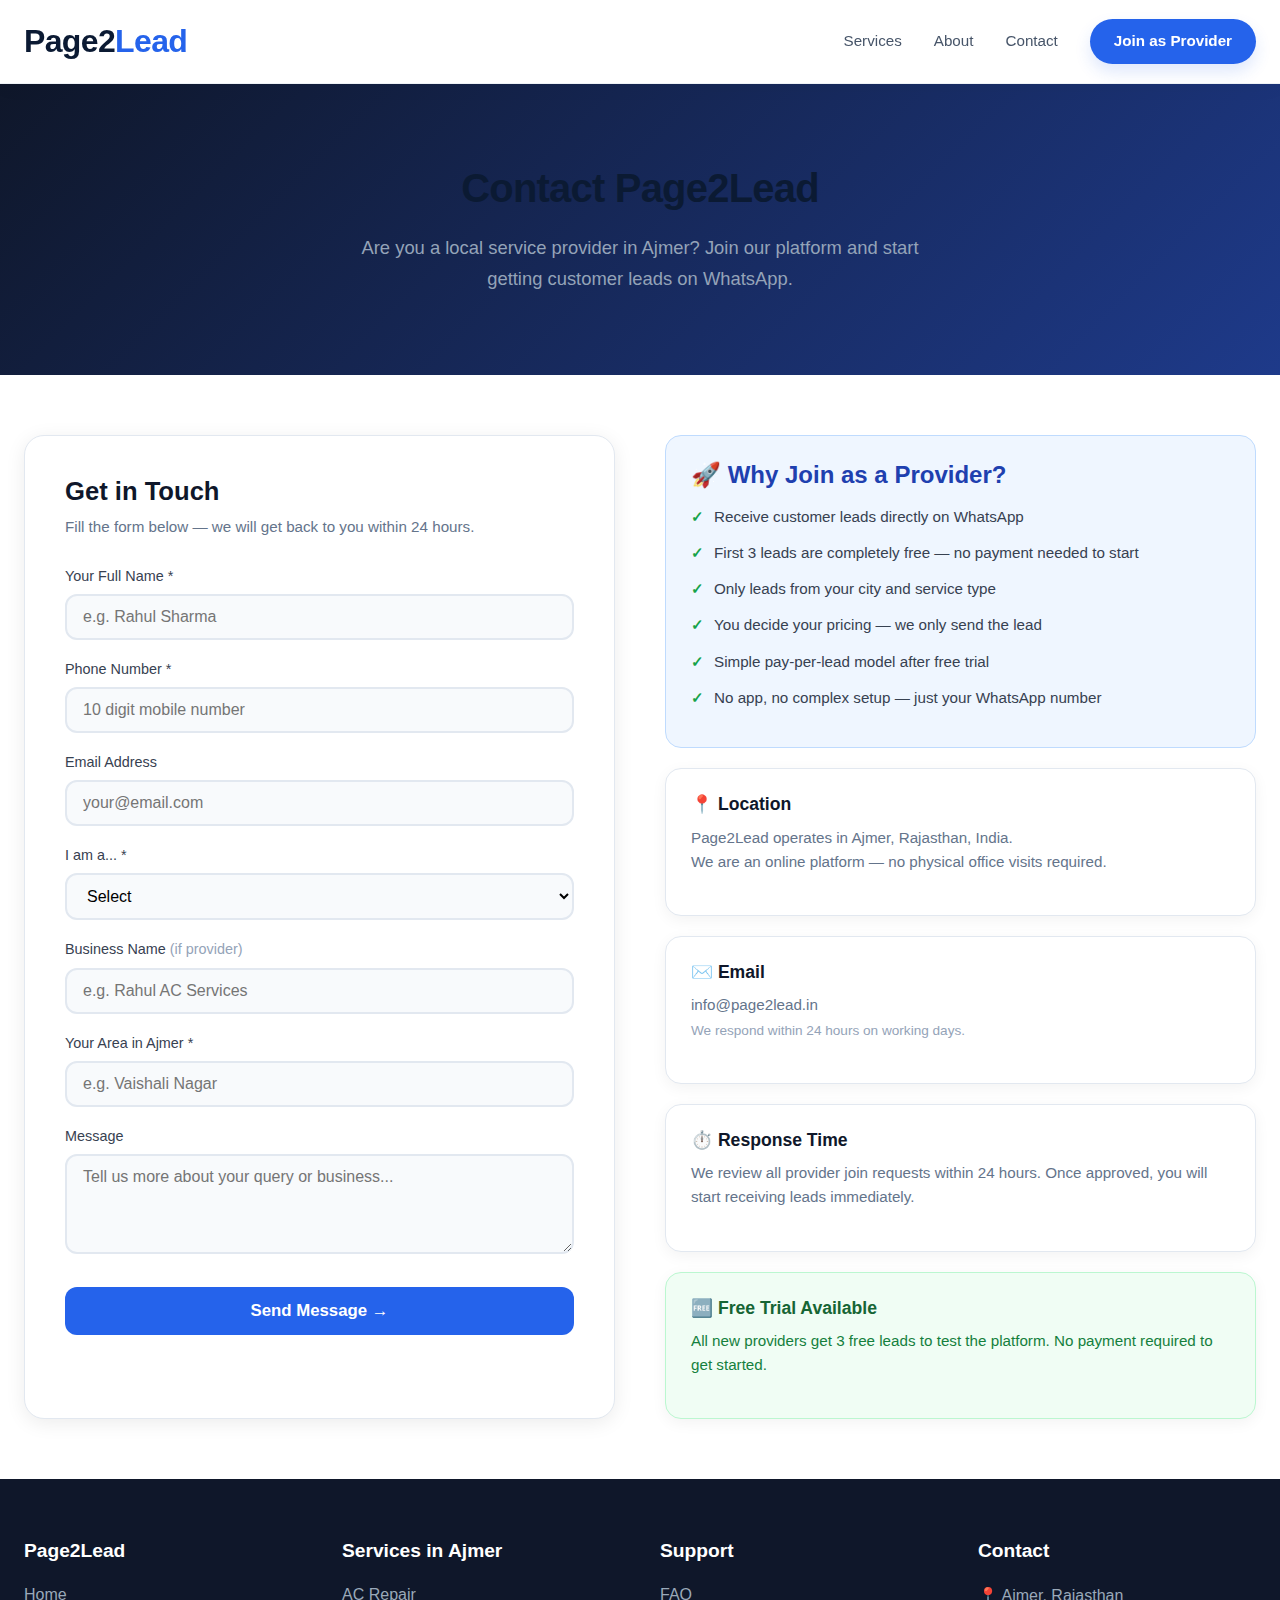
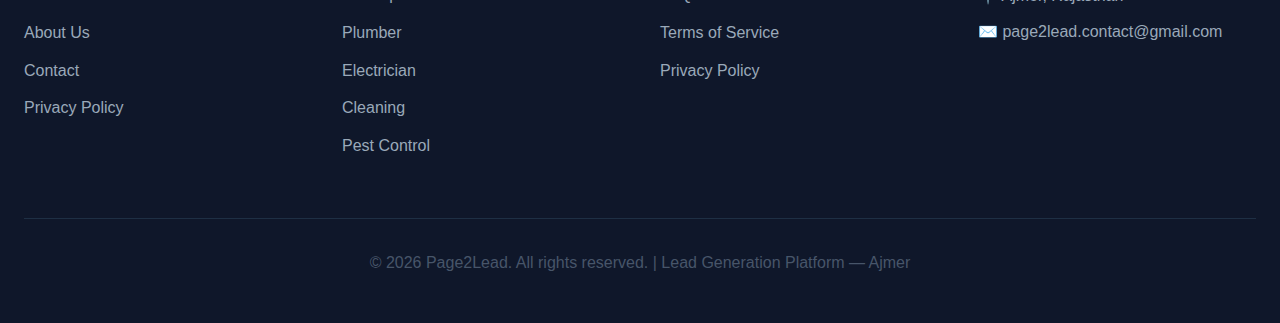
<file: contact.html>
<!DOCTYPE html>
<html lang="en">
<head>
    <meta charset="UTF-8">
    <meta name="viewport" content="width=device-width, initial-scale=1.0">
    <title>Contact Page2Lead - Join as Provider or Get Help | Ajmer</title>
    <meta name="description" content="Contact Page2Lead. Are you a local service provider in Ajmer? Join our platform and start receiving customer leads. AC repair, plumbing, electrical, cleaning, pest control.">
    <meta name="keywords" content="contact Page2Lead, join Page2Lead provider, lead generation Ajmer, service provider Ajmer">
    <link rel="canonical" href="https://page2lead.in/contact">
    <link rel="stylesheet" href="/css/style.css">

    <!-- Favicon & App Icons -->
    <link rel="icon" type="image/png" href="assets/favicon.png">
    <link rel="icon" type="image/png" href="assets/favicon.ico">
    <link rel="apple-touch-icon" href="/apple-touch-icon.png">
    <meta name="theme-color" content="#000000">

    <style>
        .contact-hero { background: linear-gradient(135deg, #0f172a, #1e3a8a); color: white; padding: 80px 0; text-align: center; }
        .contact-hero h1 { font-size: 2.5rem; margin-bottom: 20px; }
        .contact-hero p { font-size: 1.15rem; color: #94a3b8; max-width: 580px; margin: 0 auto; }
        .contact-section { padding: 60px 0; }
        .contact-grid { display: grid; grid-template-columns: 1fr 1fr; gap: 50px; }
        .contact-form-box { background: white; border-radius: 20px; padding: 40px; box-shadow: 0 4px 20px rgba(0,0,0,0.08); border: 1px solid #e2e8f0; }
        .contact-form-box h2 { font-size: 1.6rem; margin-bottom: 8px; color: #0f172a; }
        .contact-form-box p { color: #64748b; margin-bottom: 25px; font-size: 0.95rem; }
        .form-group { margin-bottom: 18px; }
        .form-group label { display: block; margin-bottom: 6px; font-weight: 500; color: #374151; font-size: 0.9rem; }
        .form-group input, .form-group select, .form-group textarea { width: 100%; padding: 12px 16px; border: 2px solid #e2e8f0; border-radius: 12px; font-size: 1rem; outline: none; transition: border-color 0.2s; font-family: inherit; }
        .form-group input:focus, .form-group select:focus, .form-group textarea:focus { border-color: #2563eb; }
        .submit-btn { width: 100%; background: #2563eb; color: white; border: none; padding: 14px; border-radius: 12px; font-size: 1.05rem; font-weight: 600; cursor: pointer; transition: all 0.2s; }
        .submit-btn:hover { background: #1d4ed8; transform: translateY(-1px); }
        .contact-info-box { display: flex; flex-direction: column; gap: 20px; }
        .info-card { background: white; border-radius: 16px; padding: 25px; border: 1px solid #e2e8f0; box-shadow: 0 4px 15px rgba(0,0,0,0.05); }
        .info-card h3 { font-size: 1.1rem; margin-bottom: 10px; color: #0f172a; }
        .info-card p { color: #64748b; font-size: 0.95rem; line-height: 1.6; }
        .provider-benefits { background: #eff6ff; border: 1px solid #bfdbfe; border-radius: 16px; padding: 25px; }
        .provider-benefits h3 { color: #1e40af; margin-bottom: 15px; }
        .benefit-item { display: flex; align-items: flex-start; gap: 10px; margin-bottom: 12px; color: #374151; font-size: 0.95rem; }
        .benefit-item span:first-child { color: #16a34a; font-weight: 700; flex-shrink: 0; }
        .form-message { margin-top: 15px; padding: 12px 16px; border-radius: 10px; font-size: 0.95rem; display: none; }
        .form-message.success { background: #dcfce7; color: #166534; display: block; }
        .form-message.error { background: #fee2e2; color: #991b1b; display: block; }
        @media (max-width: 768px) { .contact-grid { grid-template-columns: 1fr; } }
    </style>
</head>
<body>
    <nav class="navbar">
        <div class="container">
            <a href="/" class="logo">Page2<span>Lead</span></a>
            <div class="nav-links">
                <a href="/#services">Services</a>
                <a href="/about">About</a>
                <a href="/contact">Contact</a>
                <a href="#contact-form" class="cta-btn">Join as Provider</a>
            </div>
        </div>
    </nav>

    <div class="contact-hero">
        <div class="container">
            <h1>Contact Page2Lead</h1>
            <p>Are you a local service provider in Ajmer? Join our platform and start getting customer leads on WhatsApp.</p>
        </div>
    </div>

    <section class="contact-section">
        <div class="container">
            <div class="contact-grid">

                <!-- Contact Form -->
                <div class="contact-form-box" id="contact-form">
                    <h2>Get in Touch</h2>
                    <p>Fill the form below — we will get back to you within 24 hours.</p>
                    <form id="contactForm">
                        <div class="form-group">
                            <label>Your Full Name *</label>
                            <input type="text" id="cname" placeholder="e.g. Rahul Sharma" required>
                        </div>
                        <div class="form-group">
                            <label>Phone Number *</label>
                            <input type="tel" id="cphone" placeholder="10 digit mobile number" required maxlength="10">
                        </div>
                        <div class="form-group">
                            <label>Email Address</label>
                            <input type="email" id="cemail" placeholder="your@email.com">
                        </div>
                        <div class="form-group">
                            <label>I am a... *</label>
                            <select id="ctype" required>
                                <option value="">Select</option>
                                <option value="Provider - AC Repair">Service Provider — AC Repair</option>
                                <option value="Provider - Plumber">Service Provider — Plumber</option>
                                <option value="Provider - Electrician">Service Provider — Electrician</option>
                                <option value="Provider - Cleaning">Service Provider — Cleaning</option>
                                <option value="Provider - Pest Control">Service Provider — Pest Control</option>
                                <option value="Customer">Customer with a query</option>
                                <option value="Other">Other</option>
                            </select>
                        </div>
                        <div class="form-group">
                            <label>Business Name <span style="color:#94a3b8;">(if provider)</span></label>
                            <input type="text" id="cbusiness" placeholder="e.g. Rahul AC Services">
                        </div>
                        <div class="form-group">
                            <label>Your Area in Ajmer *</label>
                            <input type="text" id="carea" placeholder="e.g. Vaishali Nagar" required>
                        </div>
                        <div class="form-group">
                            <label>Message</label>
                            <textarea id="cmessage" rows="4" placeholder="Tell us more about your query or business..."></textarea>
                        </div>
                        <button type="submit" class="submit-btn" id="contactBtn">Send Message →</button>
                    </form>
                    <div class="form-message" id="contactMsg"></div>
                </div>

                <!-- Info Side -->
                <div class="contact-info-box">
                    <div class="provider-benefits">
                        <h3>🚀 Why Join as a Provider?</h3>
                        <div class="benefit-item"><span>✓</span><span>Receive customer leads directly on WhatsApp</span></div>
                        <div class="benefit-item"><span>✓</span><span>First 3 leads are completely free — no payment needed to start</span></div>
                        <div class="benefit-item"><span>✓</span><span>Only leads from your city and service type</span></div>
                        <div class="benefit-item"><span>✓</span><span>You decide your pricing — we only send the lead</span></div>
                        <div class="benefit-item"><span>✓</span><span>Simple pay-per-lead model after free trial</span></div>
                        <div class="benefit-item"><span>✓</span><span>No app, no complex setup — just your WhatsApp number</span></div>
                    </div>

                    <div class="info-card">
                        <h3>📍 Location</h3>
                        <p>Page2Lead operates in Ajmer, Rajasthan, India.<br>We are an online platform — no physical office visits required.</p>
                    </div>

                    <div class="info-card">
                        <h3>✉️ Email</h3>
                        <p>info@page2lead.in<br><span style="font-size:0.85rem; color:#94a3b8;">We respond within 24 hours on working days.</span></p>
                    </div>

                    <div class="info-card">
                        <h3>⏱️ Response Time</h3>
                        <p>We review all provider join requests within 24 hours. Once approved, you will start receiving leads immediately.</p>
                    </div>

                    <div class="info-card" style="background:#f0fdf4; border-color:#bbf7d0;">
                        <h3 style="color:#166534;">🆓 Free Trial Available</h3>
                        <p style="color:#15803d;">All new providers get 3 free leads to test the platform. No payment required to get started.</p>
                    </div>
                </div>

            </div>
        </div>
    </section>

    <footer class="footer">
        <div class="container">
            <div class="footer-grid">
                <div class="footer-col"><h4>Page2Lead</h4><a href="/">Home</a><a href="/about">About Us</a><a href="/contact">Contact</a><a href="/privacy">Privacy Policy</a></div>
                <div class="footer-col"><h4>Services in Ajmer</h4><a href="/ac-repair-ajmer">AC Repair</a><a href="/plumber-ajmer">Plumber</a><a href="/electrician-ajmer">Electrician</a><a href="/cleaning-ajmer">Cleaning</a><a href="/pest-control-ajmer">Pest Control</a></div>
                <div class="footer-col"><h4>Support</h4><a href="/faq">FAQ</a><a href="/terms">Terms of Service</a><a href="/privacy">Privacy Policy</a></div>
                <div class="footer-col"><h4>Contact</h4><p>📍 Ajmer, Rajasthan</p><p>✉️ page2lead.contact@gmail.com</p></div>
            </div>
            <div class="footer-bottom"><p>&copy; 2026 Page2Lead. All rights reserved. | Lead Generation Platform — Ajmer</p></div>
        </div>
    </footer>

    <script>
    document.getElementById('contactForm').addEventListener('submit', function(e) {
        e.preventDefault();
        var btn = document.getElementById('contactBtn');
        var msg = document.getElementById('contactMsg');
        btn.textContent = 'Sending...'; btn.disabled = true;

        // Send as a lead with type "contact"
        fetch('/api/lead', {
            method: 'POST',
            headers: { 'Content-Type': 'application/json' },
            body: JSON.stringify({
                name: document.getElementById('cname').value,
                phone: document.getElementById('cphone').value,
                service: document.getElementById('ctype').value,
                area: document.getElementById('carea').value,
                city: 'Ajmer',
                page: 'contact',
                problem: 'Business: ' + document.getElementById('cbusiness').value + ' | Email: ' + document.getElementById('cemail').value + ' | Message: ' + document.getElementById('cmessage').value
            })
        }).then(function(r) { return r.json(); }).then(function(res) {
            if (res.success) {
                msg.className = 'form-message success';
                msg.innerHTML = '✅ Message sent! We will get back to you within 24 hours.';
                document.getElementById('contactForm').reset();
            } else {
                msg.className = 'form-message error';
                msg.innerHTML = '❌ Something went wrong. Please try again.';
            }
            btn.textContent = 'Send Message →'; btn.disabled = false;
        }).catch(function() {
            msg.className = 'form-message error';
            msg.innerHTML = '❌ Server error. Please try again.';
            btn.textContent = 'Send Message →'; btn.disabled = false;
        });
    });
    </script>
</body>
</html>
</file>
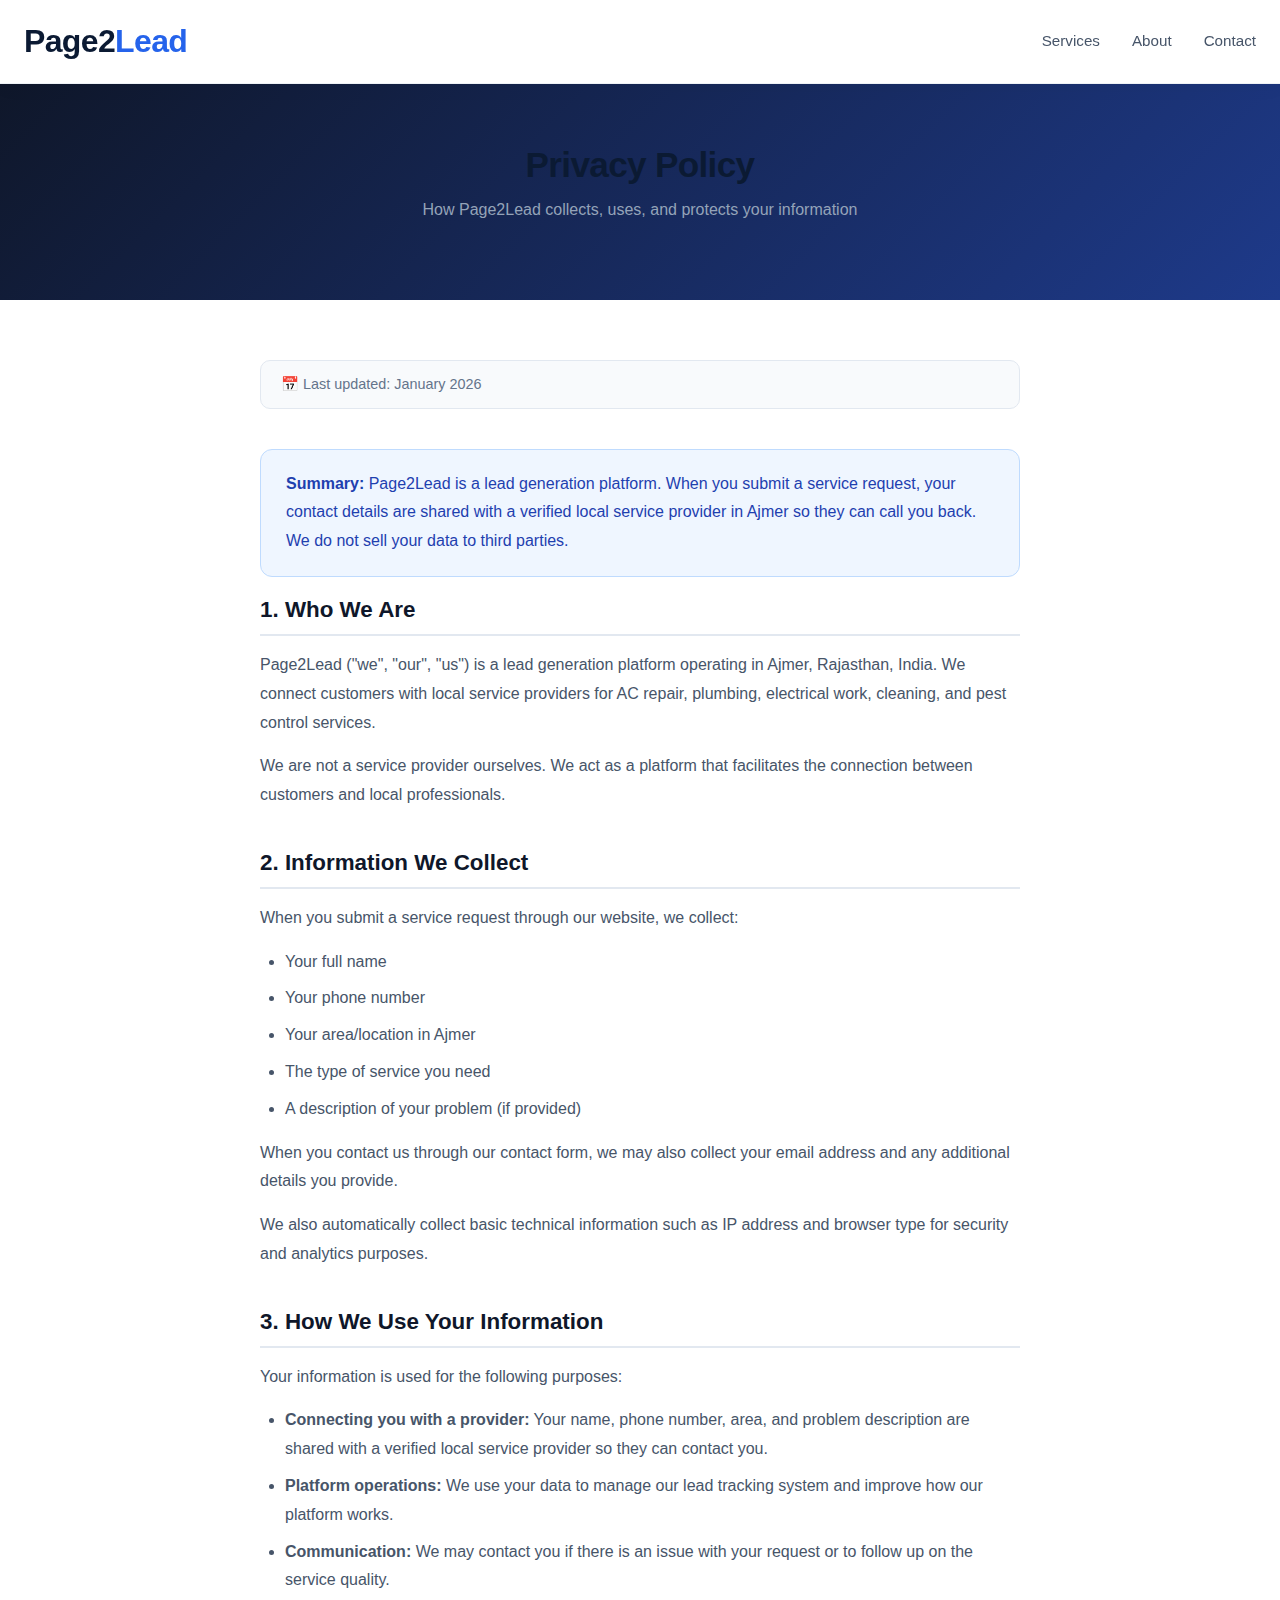
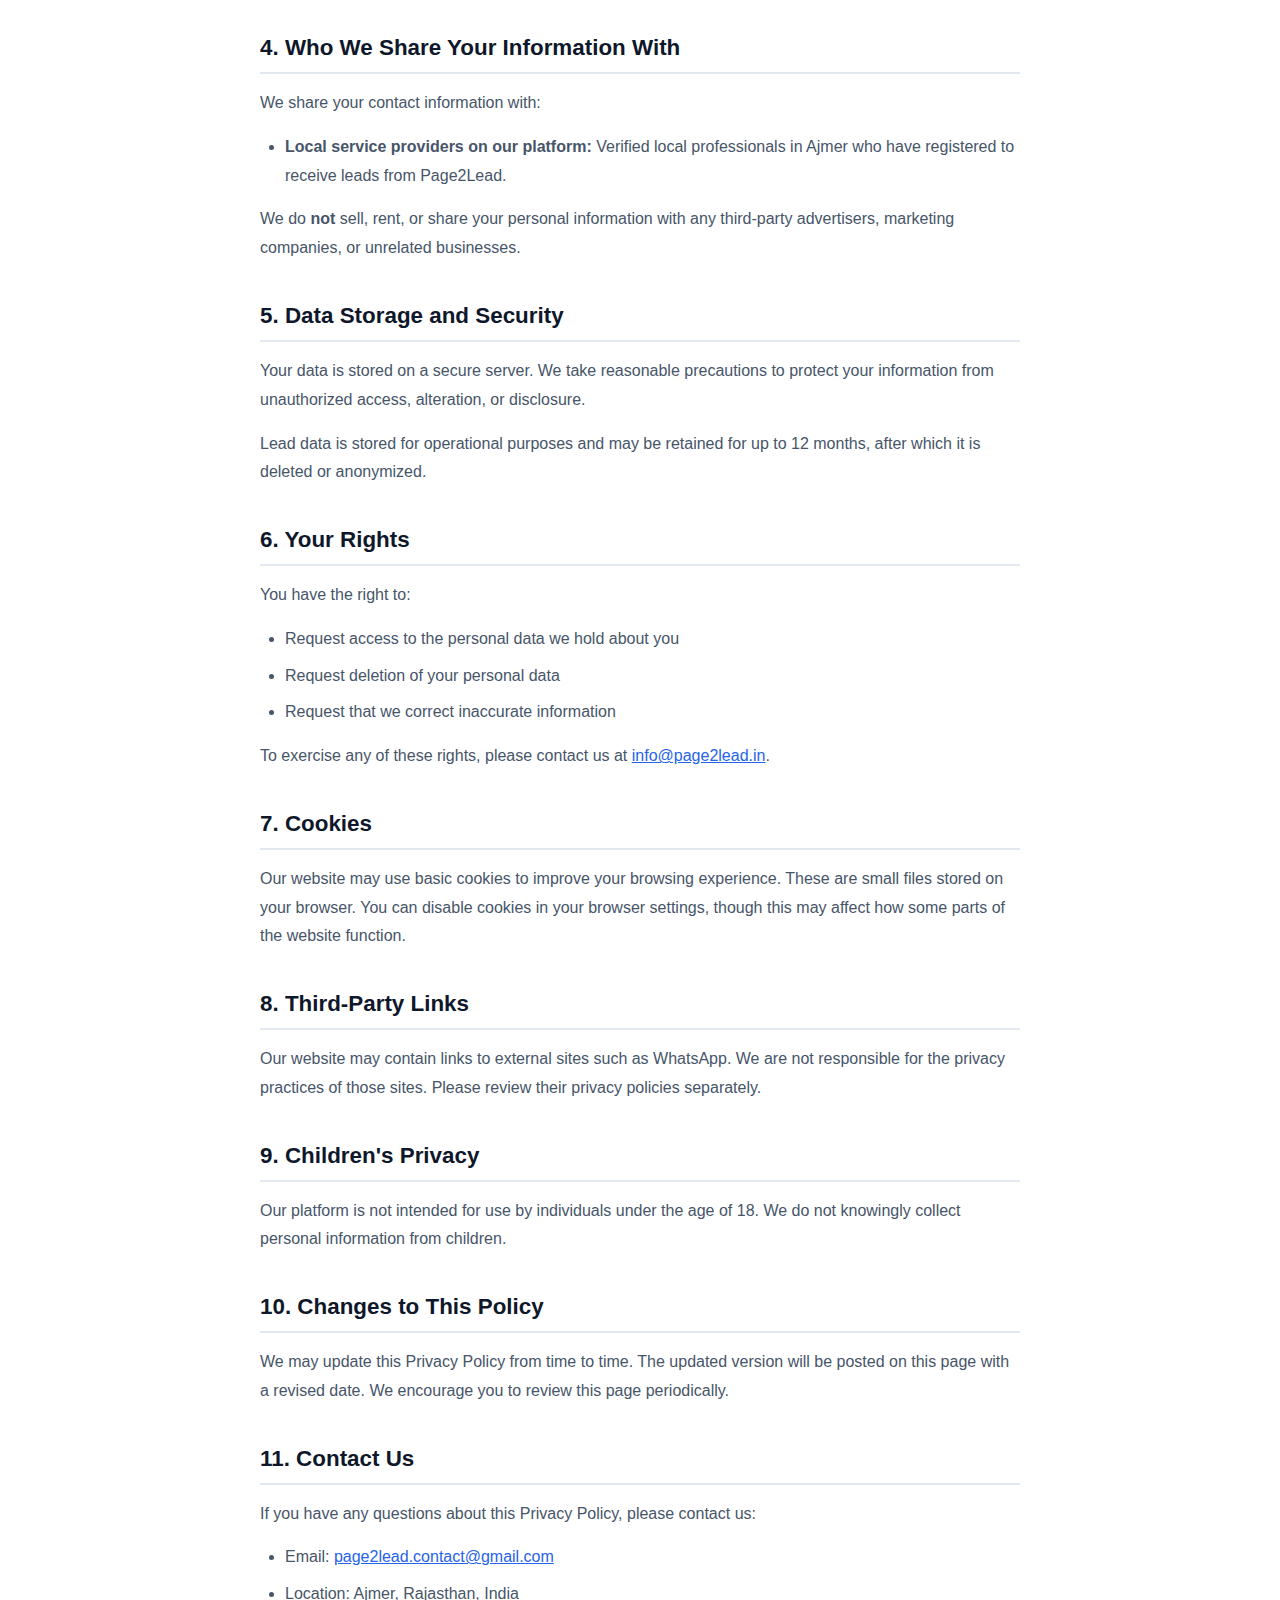
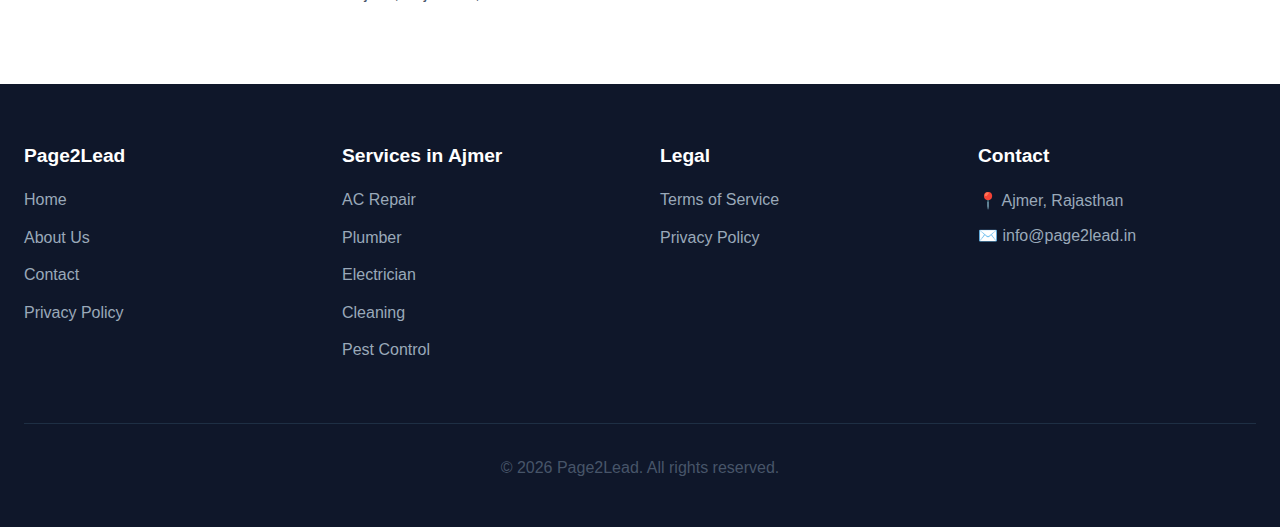
<file: privacy.html>
<!DOCTYPE html>
<html lang="en">
<head>
    <meta charset="UTF-8">
    <meta name="viewport" content="width=device-width, initial-scale=1.0">
    <title>Privacy Policy - Page2Lead</title>
    <meta name="description" content="Privacy Policy of Page2Lead — how we collect, use, and protect your personal information on our lead generation platform.">
    <link rel="canonical" href="https://page2lead.in/privacy">
    <link rel="stylesheet" href="/css/style.css">

    <!-- Favicon & App Icons -->
    <link rel="icon" type="image/png" href="assets/favicon.png">
    <link rel="icon" type="image/png" href="assets/favicon.ico">
    <link rel="apple-touch-icon" href="/apple-touch-icon.png">
    <meta name="theme-color" content="#000000">

    <style>
        .policy-hero { background: linear-gradient(135deg, #0f172a, #1e3a8a); color: white; padding: 60px 0; text-align: center; }
        .policy-hero h1 { font-size: 2.2rem; margin-bottom: 10px; }
        .policy-hero p { color: #94a3b8; }
        .policy-body { max-width: 800px; margin: 0 auto; padding: 60px 20px; }
        .policy-body h2 { font-size: 1.4rem; color: #0f172a; margin: 40px 0 15px; padding-bottom: 10px; border-bottom: 2px solid #e2e8f0; }
        .policy-body h2:first-of-type { margin-top: 0; }
        .policy-body p { color: #475569; line-height: 1.8; margin-bottom: 15px; }
        .policy-body ul { color: #475569; line-height: 1.8; margin-bottom: 15px; padding-left: 25px; }
        .policy-body ul li { margin-bottom: 8px; }
        .policy-body a { color: #2563eb; }
        .updated-date { background: #f8fafc; border: 1px solid #e2e8f0; border-radius: 10px; padding: 12px 20px; margin-bottom: 40px; color: #64748b; font-size: 0.9rem; }
        .highlight-box { background: #eff6ff; border: 1px solid #bfdbfe; border-radius: 12px; padding: 20px 25px; margin: 20px 0; }
        .highlight-box p { color: #1e40af; margin: 0; }
    </style>
</head>
<body>
    <nav class="navbar">
        <div class="container">
            <a href="/" class="logo">Page2<span>Lead</span></a>
            <div class="nav-links">
                <a href="/#services">Services</a>
                <a href="/about">About</a>
                <a href="/contact">Contact</a>
            </div>
        </div>
    </nav>

    <div class="policy-hero">
        <div class="container">
            <h1>Privacy Policy</h1>
            <p>How Page2Lead collects, uses, and protects your information</p>
        </div>
    </div>

    <div class="policy-body">
        <div class="updated-date">📅 Last updated: January 2026</div>

        <div class="highlight-box">
            <p><strong>Summary:</strong> Page2Lead is a lead generation platform. When you submit a service request, your contact details are shared with a verified local service provider in Ajmer so they can call you back. We do not sell your data to third parties.</p>
        </div>

        <h2>1. Who We Are</h2>
        <p>Page2Lead ("we", "our", "us") is a lead generation platform operating in Ajmer, Rajasthan, India. We connect customers with local service providers for AC repair, plumbing, electrical work, cleaning, and pest control services.</p>
        <p>We are not a service provider ourselves. We act as a platform that facilitates the connection between customers and local professionals.</p>

        <h2>2. Information We Collect</h2>
        <p>When you submit a service request through our website, we collect:</p>
        <ul>
            <li>Your full name</li>
            <li>Your phone number</li>
            <li>Your area/location in Ajmer</li>
            <li>The type of service you need</li>
            <li>A description of your problem (if provided)</li>
        </ul>
        <p>When you contact us through our contact form, we may also collect your email address and any additional details you provide.</p>
        <p>We also automatically collect basic technical information such as IP address and browser type for security and analytics purposes.</p>

        <h2>3. How We Use Your Information</h2>
        <p>Your information is used for the following purposes:</p>
        <ul>
            <li><strong>Connecting you with a provider:</strong> Your name, phone number, area, and problem description are shared with a verified local service provider so they can contact you.</li>
            <li><strong>Platform operations:</strong> We use your data to manage our lead tracking system and improve how our platform works.</li>
            <li><strong>Communication:</strong> We may contact you if there is an issue with your request or to follow up on the service quality.</li>
        </ul>

        <h2>4. Who We Share Your Information With</h2>
        <p>We share your contact information with:</p>
        <ul>
            <li><strong>Local service providers on our platform:</strong> Verified local professionals in Ajmer who have registered to receive leads from Page2Lead.</li>
        </ul>
        <p>We do <strong>not</strong> sell, rent, or share your personal information with any third-party advertisers, marketing companies, or unrelated businesses.</p>

        <h2>5. Data Storage and Security</h2>
        <p>Your data is stored on a secure server. We take reasonable precautions to protect your information from unauthorized access, alteration, or disclosure.</p>
        <p>Lead data is stored for operational purposes and may be retained for up to 12 months, after which it is deleted or anonymized.</p>

        <h2>6. Your Rights</h2>
        <p>You have the right to:</p>
        <ul>
            <li>Request access to the personal data we hold about you</li>
            <li>Request deletion of your personal data</li>
            <li>Request that we correct inaccurate information</li>
        </ul>
        <p>To exercise any of these rights, please contact us at <a href="mailto:info@page2lead.in">info@page2lead.in</a>.</p>

        <h2>7. Cookies</h2>
        <p>Our website may use basic cookies to improve your browsing experience. These are small files stored on your browser. You can disable cookies in your browser settings, though this may affect how some parts of the website function.</p>

        <h2>8. Third-Party Links</h2>
        <p>Our website may contain links to external sites such as WhatsApp. We are not responsible for the privacy practices of those sites. Please review their privacy policies separately.</p>

        <h2>9. Children's Privacy</h2>
        <p>Our platform is not intended for use by individuals under the age of 18. We do not knowingly collect personal information from children.</p>

        <h2>10. Changes to This Policy</h2>
        <p>We may update this Privacy Policy from time to time. The updated version will be posted on this page with a revised date. We encourage you to review this page periodically.</p>

        <h2>11. Contact Us</h2>
        <p>If you have any questions about this Privacy Policy, please contact us:</p>
        <ul>
            <li>Email: <a href="mailto:page2lead.contact@gmail.com">page2lead.contact@gmail.com</a></li>
            <li>Location: Ajmer, Rajasthan, India</li>
        </ul>
    </div>

    <footer class="footer">
        <div class="container">
            <div class="footer-grid">
                <div class="footer-col"><h4>Page2Lead</h4><a href="/">Home</a><a href="/about">About Us</a><a href="/contact">Contact</a><a href="/privacy">Privacy Policy</a></div>
                <div class="footer-col"><h4>Services in Ajmer</h4><a href="/ac-repair-ajmer">AC Repair</a><a href="/plumber-ajmer">Plumber</a><a href="/electrician-ajmer">Electrician</a><a href="/cleaning-ajmer">Cleaning</a><a href="/pest-control-ajmer">Pest Control</a></div>
                <div class="footer-col"><h4>Legal</h4><a href="/terms">Terms of Service</a><a href="/privacy">Privacy Policy</a></div>
                <div class="footer-col"><h4>Contact</h4><p>📍 Ajmer, Rajasthan</p><p>✉️ info@page2lead.in</p></div>
            </div>
            <div class="footer-bottom"><p>&copy; 2026 Page2Lead. All rights reserved.</p></div>
        </div>
    </footer>
</body>
</html>
</file>
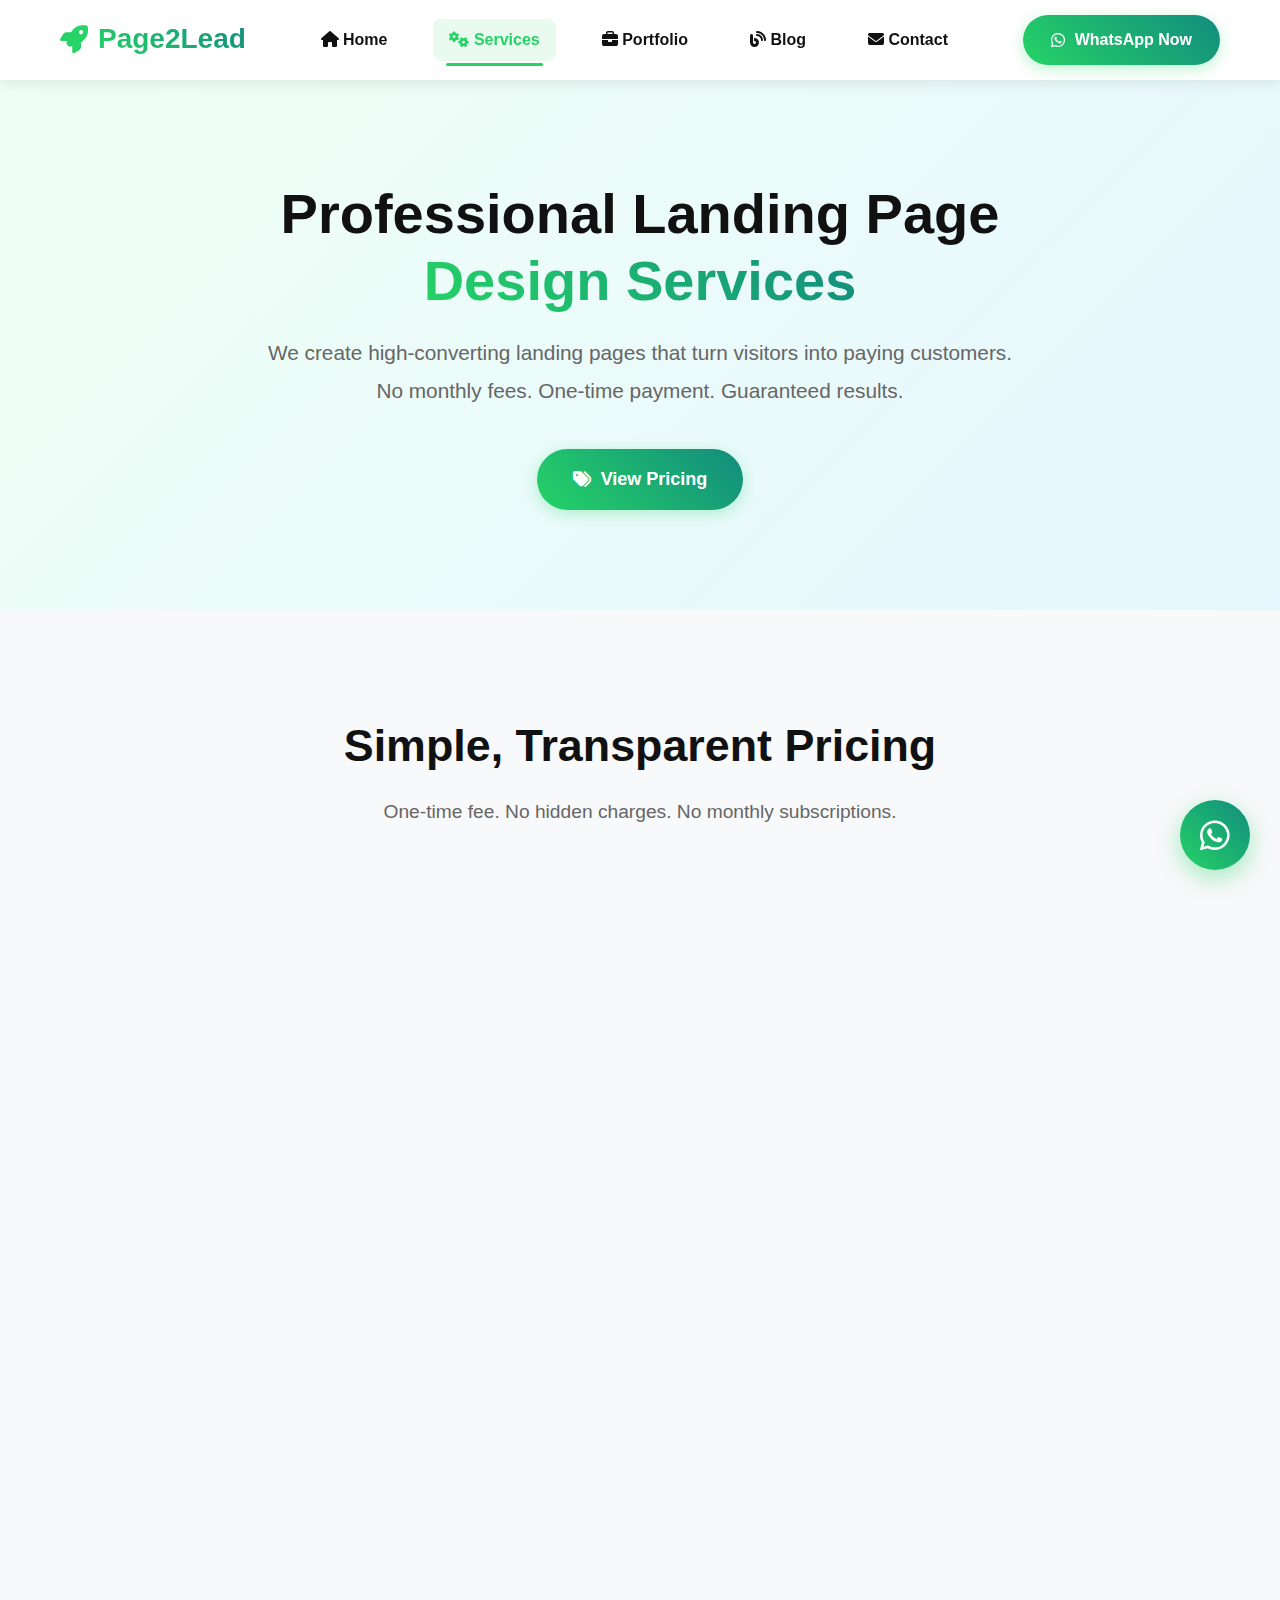
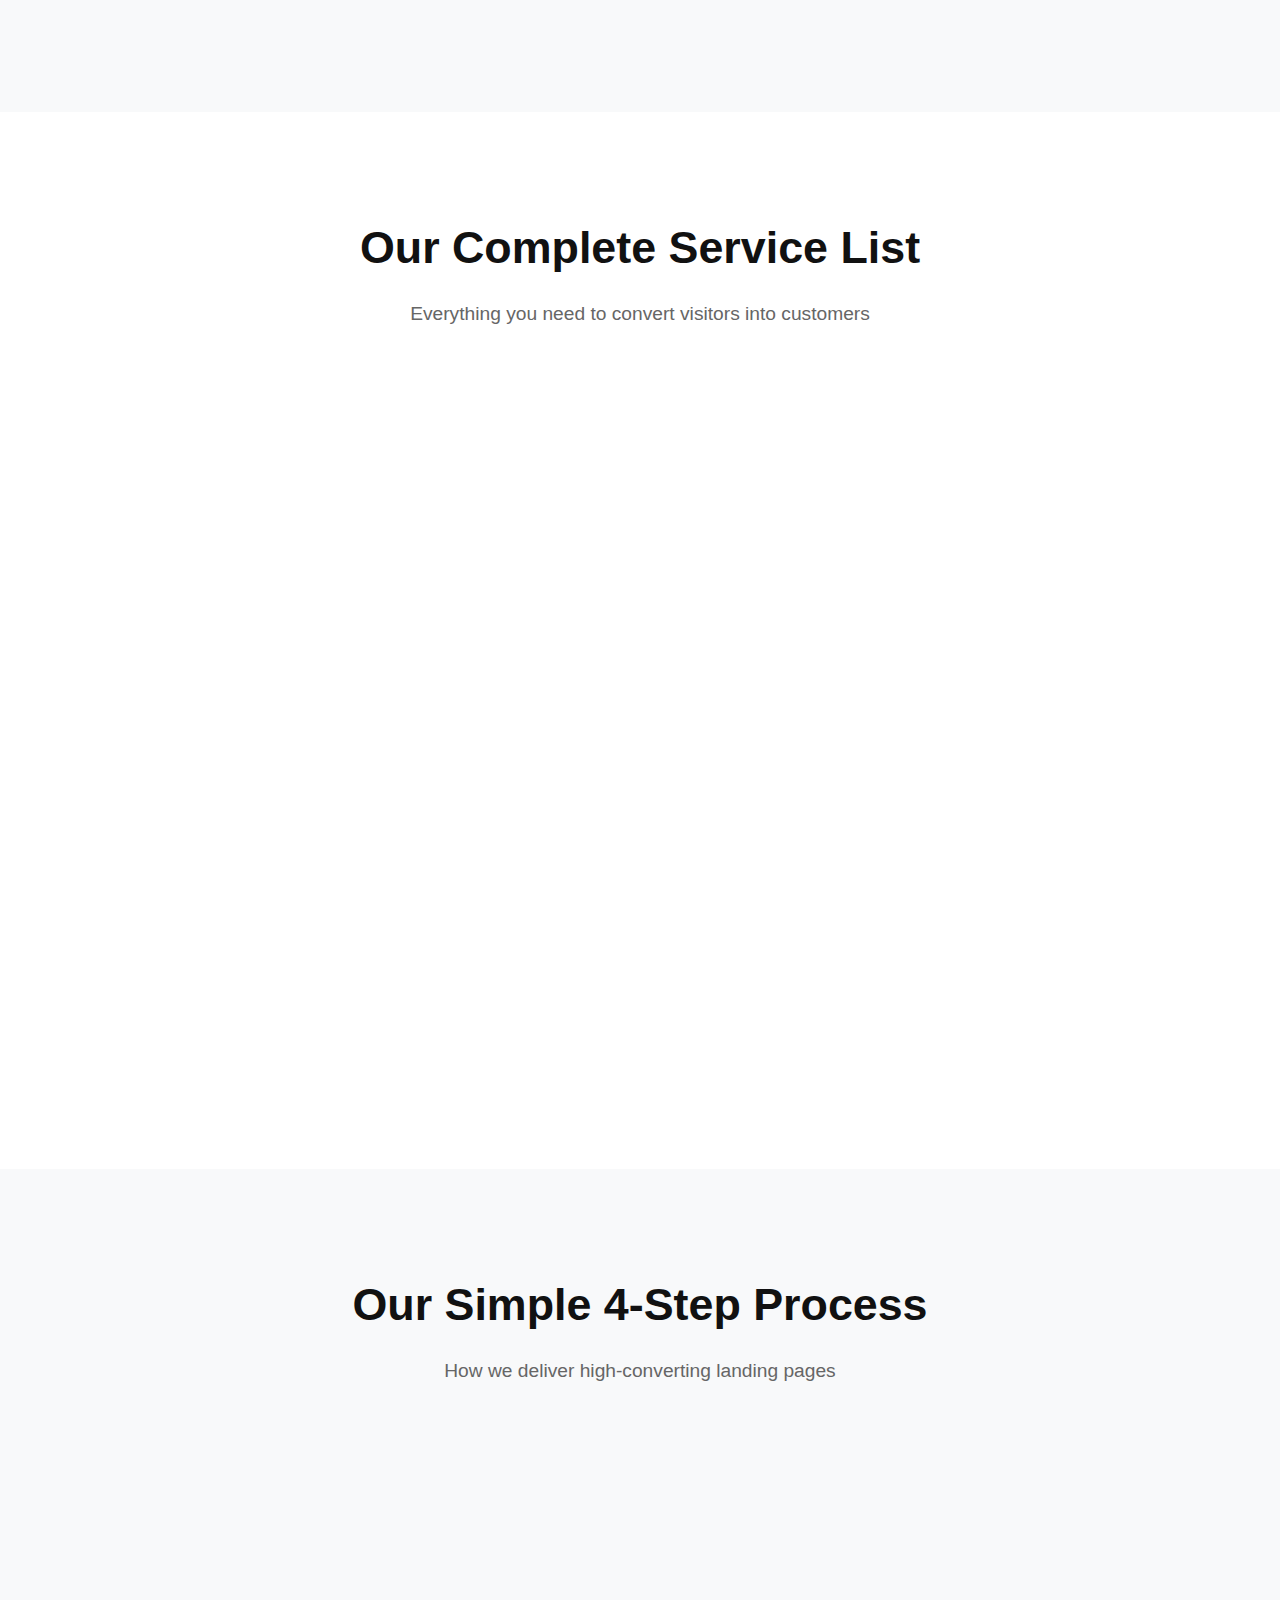
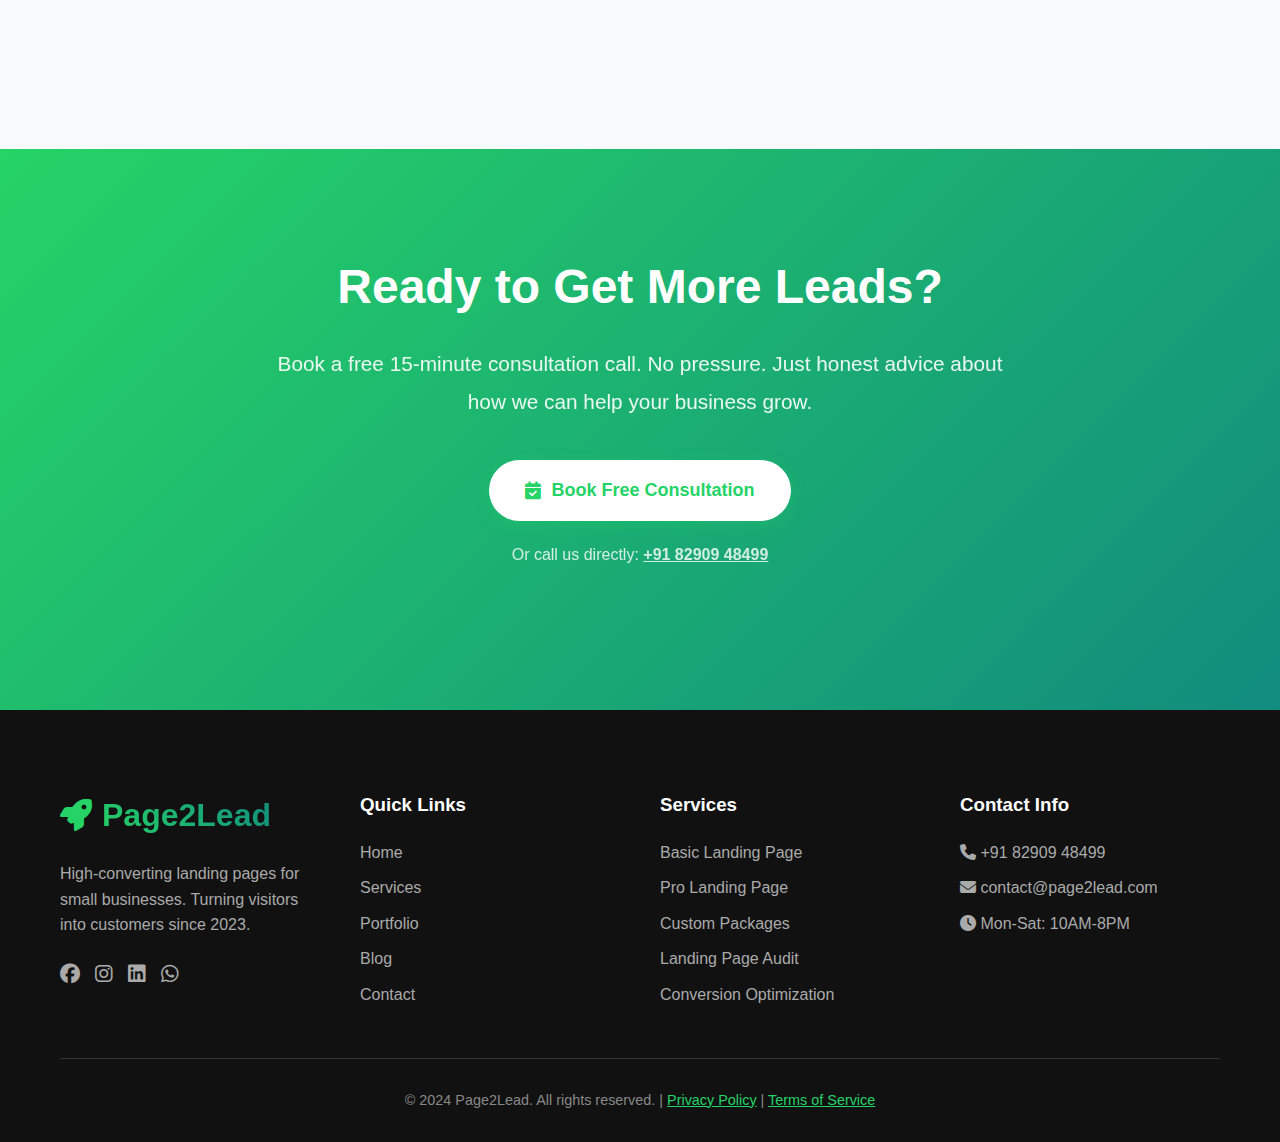
<file: services.html>
<!DOCTYPE html>
<html lang="en">
<head>
    <meta charset="UTF-8">
    <meta name="viewport" content="width=device-width, initial-scale=1.0">
    <title>Landing Page Design Services & Pricing - Page2Lead</title>
    <meta name="description" content="Professional landing page design services starting at ₹4,999. Get high-converting pages that generate real leads. Free audit available.">
    <meta name="keywords" content="landing page design services, landing page pricing, conversion optimization, landing page designer India">
    
     <!-- SEO Meta Tags -->
    <meta property="og:title" content="Page2Lead - #1 Landing Page Design Service India">
    <meta property="og:description" content="Professional landing page design service in India. Get 47% more leads with our high-converting landing pages.">
    <meta property="og:image" content="https://page2lead.in/images/og-image.jpg">
    <meta property="og:url" content="https://page2lead.in/">
    <meta name="twitter:card" content="summary_large_image">
    <meta name="author" content="Page2Lead">
    <meta name="robots" content="index, follow">
    <meta name="language" content="English">
    <meta name="revisit-after" content="7 days">
    
<!-- Open Graph / Facebook -->
<meta property="og:type" content="website">
<meta property="og:url" content="https://page2lead.in/">
<meta property="og:image" content="https://page2lead.in/images/og-image.jpg">

<!-- Twitter -->
<meta property="twitter:card" content="summary_large_image">
<meta property="twitter:url" content="https://page2lead.in/">
<meta property="twitter:image" content="https://page2lead.in/images/twitter-image.jpg">

<!-- Canonical URL -->
<link rel="canonical" href="https://page2lead.in/">

<!-- Alternate Languages (if you have multilingual site) -->
<!-- <link rel="alternate" hreflang="hi" href="https://yoursite.com/hi/" /> -->

<!-- Preconnect to important domains -->
<link rel="preconnect" href="https://fonts.googleapis.com">
<link rel="preconnect" href="https://fonts.gstatic.com" crossorigin>
<link rel="preconnect" href="https://cdnjs.cloudflare.com">

<!-- Preload critical resources -->
<link rel="preload" href="style.css" as="style">
<link rel="preload" href="https://cdnjs.cloudflare.com/ajax/libs/font-awesome/6.4.0/css/all.min.css" as="style">

<!-- DNS Prefetch -->
<link rel="dns-prefetch" href="//fonts.googleapis.com">
<link rel="dns-prefetch" href="//cdnjs.cloudflare.com">

<!-- Favicon -->
<link rel="icon" type="image/png" href="assets/favicon.png">
<link rel="apple-touch-icon" sizes="180x180" href="assets/apple-touch-icon.png">
<link rel="icon" type="image/png" sizes="32x32" href="assets/favicon-32x32.png">
<link rel="icon" type="image/png" sizes="16x16" href="assets/favicon-16x16.png">
<link rel="manifest" href="/site.webmanifest">
    
    <!-- Font Awesome -->
    <link rel="stylesheet" href="https://cdnjs.cloudflare.com/ajax/libs/font-awesome/6.4.0/css/all.min.css">
    
    <!-- Google Fonts -->
    <link href="https://fonts.googleapis.com/css2?family=Poppins:wght@300;400;500;600;700;800&display=swap" rel="stylesheet">
    
    <!-- Main CSS -->
    <link rel="stylesheet" href="style.css">
    <script type="application/ld+json">
<script type="application/ld+json">
{
  "@context": "https://schema.org",
  "@type": "WebSite",
  "name": "Page2Lead",
  "url": "https://page2lead.in/",
  "potentialAction": {
    "@type": "SearchAction",
    "target": "https://page2lead.in/search?q={search_term_string}",
    "query-input": "required name=search_term_string"
  }
}
</script>

    <!-- Google tag (gtag.js) -->
<script async src="https://www.googletagmanager.com/gtag/js?id=G-9CTBVJQLVQ"></script>
<script>
  window.dataLayer = window.dataLayer || [];
  function gtag(){dataLayer.push(arguments);}
  gtag('js', new Date());

  gtag('config', 'G-9CTBVJQLVQ');
</script>
    
    <!-- Page Specific CSS -->
    <style>
        /* Services Page Specific Styles */
        .hero-section {
            padding: 180px 0 100px;
            background: linear-gradient(135deg, #f0fff4 0%, #e6f7ff 100%);
            position: relative;
            overflow: hidden;
            text-align: center;
        }
        
        .hero-section::before {
            content: '';
            position: absolute;
            top: 0;
            left: 0;
            right: 0;
            bottom: 0;
            background: url('https://images.unsplash.com/photo-1552664730-d307ca884978?ixlib=rb-4.0.3&auto=format&fit=crop&w=2000&q=80');
            background-size: cover;
            background-position: center;
            opacity: 0.05;
        }
        
        .hero-content {
            position: relative;
            z-index: 1;
            max-width: 800px;
            margin: 0 auto;
        }
        
        .hero-content h1 {
            font-size: 3.5rem;
            margin-bottom: 20px;
            color: var(--dark);
            line-height: 1.2;
            font-weight: 800;
        }
        
        .hero-content h1 span {
            background: linear-gradient(45deg, var(--primary), var(--secondary));
            -webkit-background-clip: text;
            -webkit-text-fill-color: transparent;
        }
        
        .hero-content p {
            font-size: 1.3rem;
            color: var(--gray);
            margin-bottom: 40px;
            line-height: 1.8;
        }
        
        /* Pricing Section */
        .pricing-section {
            padding: 100px 0;
            background: var(--light);
        }
        
        .pricing-grid {
            display: grid;
            grid-template-columns: repeat(auto-fit, minmax(320px, 1fr));
            gap: 40px;
            margin-top: 60px;
        }
        
        .pricing-card {
            background: var(--white);
            border-radius: 20px;
            padding: 50px 40px;
            box-shadow: var(--shadow);
            transition: var(--transition);
            position: relative;
            border: 2px solid #e0e0e0;
            text-align: center;
        }
        
        .pricing-card.popular {
            border-color: var(--primary);
            transform: scale(1.05);
            background: linear-gradient(135deg, var(--white) 0%, #f0fff9 100%);
            box-shadow: 0 20px 40px rgba(37, 211, 102, 0.15);
        }
        
        .popular-badge {
            position: absolute;
            top: -15px;
            left: 50%;
            transform: translateX(-50%);
            background: linear-gradient(45deg, var(--primary), var(--secondary));
            color: var(--white);
            padding: 8px 25px;
            border-radius: 50px;
            font-size: 0.9rem;
            font-weight: 700;
            box-shadow: 0 5px 15px rgba(37, 211, 102, 0.3);
        }
        
        .price-amount {
            font-size: 3.5rem;
            font-weight: 800;
            color: var(--dark);
            margin: 20px 0;
            line-height: 1;
        }
        
        .price-amount span {
            font-size: 1rem;
            color: var(--gray);
            font-weight: 500;
        }
        
        .features-list {
            margin: 40px 0;
            text-align: left;
        }
        
        .feature-item {
            padding: 15px 0;
            border-bottom: 1px solid #eee;
            display: flex;
            align-items: center;
            gap: 15px;
            font-size: 1rem;
        }
        
        .feature-item i {
            color: var(--primary);
            font-size: 1.1rem;
            width: 24px;
            text-align: center;
        }
        
        /* Services List Section */
        .services-list-section {
            padding: 100px 0;
            background: var(--white);
        }
        
        .services-grid {
            display: grid;
            grid-template-columns: repeat(auto-fit, minmax(300px, 1fr));
            gap: 40px;
            margin-top: 60px;
        }
        
        .service-card {
            background: var(--light);
            border-radius: 15px;
            padding: 40px 30px;
            transition: var(--transition);
            text-align: center;
        }
        
        .service-card:hover {
            background: linear-gradient(135deg, var(--primary) 0%, var(--secondary) 100%);
            transform: translateY(-10px);
        }
        
        .service-card:hover .service-icon,
        .service-card:hover h3,
        .service-card:hover p {
            color: var(--white);
        }
        
        .service-icon {
            width: 80px;
            height: 80px;
            background: rgba(37, 211, 102, 0.1);
            border-radius: 50%;
            display: flex;
            align-items: center;
            justify-content: center;
            font-size: 2rem;
            color: var(--primary);
            margin: 0 auto 25px;
            transition: var(--transition);
        }
        
        .service-card:hover .service-icon {
            background: rgba(255, 255, 255, 0.2);
        }
        
        .service-card h3 {
            margin-bottom: 15px;
            font-size: 1.5rem;
            color: var(--dark);
            transition: var(--transition);
        }
        
        .service-card p {
            color: var(--gray);
            line-height: 1.7;
            transition: var(--transition);
        }
        
        /* Process Section */
        .process-section {
            padding: 100px 0;
            background: var(--light);
        }
        
        .process-steps {
            display: grid;
            grid-template-columns: repeat(auto-fit, minmax(250px, 1fr));
            gap: 40px;
            margin-top: 60px;
            position: relative;
        }
        
        .process-step {
            text-align: center;
            position: relative;
            z-index: 1;
        }
        
        .step-number {
            width: 70px;
            height: 70px;
            background: linear-gradient(45deg, var(--primary), var(--secondary));
            color: var(--white);
            border-radius: 50%;
            display: flex;
            align-items: center;
            justify-content: center;
            font-size: 1.8rem;
            font-weight: 700;
            margin: 0 auto 25px;
            box-shadow: 0 10px 25px rgba(37, 211, 102, 0.3);
        }
        
        /* CTA Section */
        .cta-section {
            padding: 100px 0;
            background: linear-gradient(135deg, var(--primary) 0%, var(--secondary) 100%);
            color: var(--white);
            text-align: center;
            position: relative;
            overflow: hidden;
        }
        
        .cta-section::before {
            content: '';
            position: absolute;
            top: 0;
            left: 0;
            right: 0;
            bottom: 0;
            background: url('https://images.unsplash.com/photo-1551434678-e076c223a692?ixlib=rb-4.0.3&auto=format&fit=crop&w=2000&q=80');
            background-size: cover;
            background-position: center;
            opacity: 0.05;
        }
        
        .cta-content {
            position: relative;
            z-index: 1;
            max-width: 800px;
            margin: 0 auto;
        }
        
        .cta-content h2 {
            font-size: 3rem;
            margin-bottom: 20px;
            color: var(--white);
        }
        
        .cta-content p {
            font-size: 1.3rem;
            opacity: 0.9;
            margin-bottom: 40px;
            line-height: 1.8;
        }
        
        @media (max-width: 992px) {
            .pricing-card.popular {
                transform: none;
            }
            
            .pricing-grid {
                gap: 30px;
            }
        }
        
        @media (max-width: 768px) {
            .hero-content h1 {
                font-size: 2.5rem;
            }
            
            .hero-content p {
                font-size: 1.1rem;
            }
            
            .price-amount {
                font-size: 2.8rem;
            }
            
            .pricing-grid,
            .services-grid {
                grid-template-columns: 1fr;
                gap: 30px;
            }
            
            .pricing-card {
                padding: 40px 30px;
            }
            
            .cta-content h2 {
                font-size: 2.2rem;
            }
            
            .cta-content p {
                font-size: 1.1rem;
            }
        }
        
        @media (max-width: 480px) {
            .hero-content h1 {
                font-size: 2rem;
            }
            
            .price-amount {
                font-size: 2.5rem;
            }
            
            .feature-item {
                font-size: 0.95rem;
            }
        }
    </style>
</head>
<body>
    <!-- Header -->
    <header>
        <div class="container header-content">
            <a href="index.html" class="logo">
                <i class="fas fa-rocket"></i>
                <span>Page2Lead</span>
            </a>
            
            <nav class="nav-links">
                <a href="index.html"><i class="fas fa-home"></i> Home</a>
                <a href="services.html" class="active"><i class="fas fa-cogs"></i> Services</a>
                <a href="portfolio.html"><i class="fas fa-briefcase"></i> Portfolio</a>
                <a href="blog.html"><i class="fas fa-blog"></i> Blog</a>
                <a href="contact.html"><i class="fas fa-envelope"></i> Contact</a>
            </nav>
            
            <a href="https://wa.me/918290948499" class="cta-button" target="_blank" rel="noopener noreferrer">
                <i class="fab fa-whatsapp"></i> WhatsApp Now
            </a>
        </div>
    </header>

    <!-- Hero Section -->
    <section class="hero-section">
        <div class="container hero-content">
            <h1>Professional Landing Page <span>Design Services</span></h1>
            <p>We create high-converting landing pages that turn visitors into paying customers. No monthly fees. One-time payment. Guaranteed results.</p>
            <a href="#pricing" class="btn-primary">
                <i class="fas fa-tags"></i> View Pricing
            </a>
        </div>
    </section>

    <!-- Pricing Section -->
    <section id="pricing" class="pricing-section">
        <div class="container">
            <div class="section-title">
                <h2>Simple, Transparent Pricing</h2>
                <p>One-time fee. No hidden charges. No monthly subscriptions.</p>
            </div>
            
            <div class="pricing-grid">
                <!-- Basic Package -->
                <div class="pricing-card">
                    <h3>Basic Landing Page</h3>
                    <div class="price-amount">₹4,999 <span>/ one-time</span></div>
                    <p style="color: var(--gray); margin-bottom: 20px;">Perfect for startups and small businesses</p>
                    
                    <ul class="features-list">
                        <li class="feature-item">
                            <i class="fas fa-check-circle"></i>
                            <span>1 High-Converting Landing Page</span>
                        </li>
                        <li class="feature-item">
                            <i class="fas fa-check-circle"></i>
                            <span>Mobile-Optimized Design</span>
                        </li>
                        <li class="feature-item">
                            <i class="fas fa-check-circle"></i>
                            <span>Contact Form Integration</span>
                        </li>
                        <li class="feature-item">
                            <i class="fas fa-check-circle"></i>
                            <span>Basic SEO Setup</span>
                        </li>
                        <li class="feature-item">
                            <i class="fas fa-check-circle"></i>
                            <span>7-Day Support</span>
                        </li>
                    </ul>
                    
                    <a href="https://wa.me/918290948499?text=Hi! I'm interested in Basic Landing Page package (₹4,999)" 
                       class="cta-button" target="_blank" rel="noopener noreferrer" style="width: 100%; justify-content: center;">
                        <i class="fas fa-shopping-cart"></i> Get This Package
                    </a>
                </div>
                
                <!-- Popular Package -->
                <div class="pricing-card popular">
                    <div class="popular-badge">Most Popular</div>
                    <h3>Pro Landing Page</h3>
                    <div class="price-amount">₹9,999 <span>/ one-time</span></div>
                    <p style="color: var(--gray); margin-bottom: 20px;">Best for growing businesses</p>
                    
                    <ul class="features-list">
                        <li class="feature-item">
                            <i class="fas fa-check-circle"></i>
                            <span>Everything in Basic +</span>
                        </li>
                        <li class="feature-item">
                            <i class="fas fa-check-circle"></i>
                            <span>Advanced Copywriting</span>
                        </li>
                        <li class="feature-item">
                            <i class="fas fa-check-circle"></i>
                            <span>A/B Testing Setup</span>
                        </li>
                        <li class="feature-item">
                            <i class="fas fa-check-circle"></i>
                            <span>Analytics Integration</span>
                        </li>
                        <li class="feature-item">
                            <i class="fas fa-check-circle"></i>
                            <span>30-Day Optimization Support</span>
                        </li>
                        <li class="feature-item">
                            <i class="fas fa-check-circle"></i>
                            <span>Priority Delivery (48h)</span>
                        </li>
                    </ul>
                    
                    <a href="https://wa.me/918290948499?text=Hi! I'm interested in Pro Landing Page package (₹9,999)" 
                       class="cta-button" target="_blank" rel="noopener noreferrer" style="width: 100%; justify-content: center; background: var(--white); color: var(--primary);">
                        <i class="fas fa-bolt"></i> Get This Package
                    </a>
                </div>
                
                <!-- Custom Package -->
                <div class="pricing-card">
                    <h3>Custom Package</h3>
                    <div class="price-amount" style="font-size: 2.5rem;">Custom</div>
                    <p style="color: var(--gray); margin-bottom: 20px;">For agencies and established businesses</p>
                    
                    <ul class="features-list">
                        <li class="feature-item">
                            <i class="fas fa-check-circle"></i>
                            <span>Multiple Landing Pages</span>
                        </li>
                        <li class="feature-item">
                            <i class="fas fa-check-circle"></i>
                            <span>Complete Funnel Design</span>
                        </li>
                        <li class="feature-item">
                            <i class="fas fa-check-circle"></i>
                            <span>Email Marketing Integration</span>
                        </li>
                        <li class="feature-item">
                            <i class="fas fa-check-circle"></i>
                            <span>CRM Setup</span>
                        </li>
                        <li class="feature-item">
                            <i class="fas fa-check-circle"></i>
                            <span>Monthly Reporting</span>
                        </li>
                    </ul>
                    
                    <a href="https://wa.me/918290948499?text=Hi! I need a Custom Landing Page package" 
                       class="cta-button" target="_blank" rel="noopener noreferrer" style="width: 100%; justify-content: center;">
                        <i class="fas fa-headset"></i> Discuss Project
                    </a>
                </div>
            </div>
        </div>
    </section>

    <!-- Services List Section -->
    <section class="services-list-section">
        <div class="container">
            <div class="section-title">
                <h2>Our Complete Service List</h2>
                <p>Everything you need to convert visitors into customers</p>
            </div>
            
            <div class="services-grid">
                <!-- Service 1 -->
                <div class="service-card">
                    <div class="service-icon">
                        <i class="fas fa-pencil-alt"></i>
                    </div>
                    <h3>Conversion Copywriting</h3>
                    <p>We write compelling headlines and copy that addresses objections and builds trust with your visitors.</p>
                </div>
                
                <!-- Service 2 -->
                <div class="service-card">
                    <div class="service-icon">
                        <i class="fas fa-paint-brush"></i>
                    </div>
                    <h3>UI/UX Design</h3>
                    <p>Clean, conversion-focused design that guides visitors toward your call-to-action.</p>
                </div>
                
                <!-- Service 3 -->
                <div class="service-card">
                    <div class="service-icon">
                        <i class="fas fa-mobile-alt"></i>
                    </div>
                    <h3>Mobile-First Design</h3>
                    <p>70% of traffic comes from mobile. We design for thumbs, not just desktops.</p>
                </div>
                
                <!-- Service 4 -->
                <div class="service-card">
                    <div class="service-icon">
                        <i class="fas fa-bolt"></i>
                    </div>
                    <h3>Speed Optimization</h3>
                    <p>Pages that load in under 2 seconds. No bloated code that slows down your site.</p>
                </div>
                
                <!-- Service 5 -->
                <div class="service-card">
                    <div class="service-icon">
                        <i class="fas fa-chart-line"></i>
                    </div>
                    <h3>Analytics Setup</h3>
                    <p>Track every click and conversion. Know exactly what's working and what's not.</p>
                </div>
                
                <!-- Service 6 -->
                <div class="service-card">
                    <div class="service-icon">
                        <i class="fas fa-search"></i>
                    </div>
                    <h3>SEO Optimization</h3>
                    <p>Technical and on-page SEO to ensure your landing page ranks well in search engines.</p>
                </div>
            </div>
        </div>
    </section>

    <!-- Process Section -->
    <section class="process-section">
        <div class="container">
            <div class="section-title">
                <h2>Our Simple 4-Step Process</h2>
                <p>How we deliver high-converting landing pages</p>
            </div>
            
            <div class="process-steps">
                <!-- Step 1 -->
                <div class="process-step">
                    <div class="step-number">1</div>
                    <h3>Discovery & Strategy</h3>
                    <p>We understand your business, audience, and goals to create a winning strategy.</p>
                </div>
                
                <!-- Step 2 -->
                <div class="process-step">
                    <div class="step-number">2</div>
                    <h3>Design & Development</h3>
                    <p>We design and build your landing page with conversion-focused principles.</p>
                </div>
                
                <!-- Step 3 -->
                <div class="process-step">
                    <div class="step-number">3</div>
                    <h3>Testing & Optimization</h3>
                    <p>We test your page across devices and optimize for maximum conversions.</p>
                </div>
                
                <!-- Step 4 -->
                <div class="process-step">
                    <div class="step-number">4</div>
                    <h3>Launch & Support</h3>
                    <p>We launch your page and provide ongoing support to ensure success.</p>
                </div>
            </div>
        </div>
    </section>

    <!-- CTA Section -->
    <section class="cta-section">
        <div class="container cta-content">
            <h2>Ready to Get More Leads?</h2>
            <p>Book a free 15-minute consultation call. No pressure. Just honest advice about how we can help your business grow.</p>
            <a href="https://wa.me/918290948499" class="btn-primary" style="background: var(--white); color: var(--primary);" target="_blank" rel="noopener noreferrer">
                <i class="fas fa-calendar-check"></i> Book Free Consultation
            </a>
            <p style="margin-top: 20px; font-size: 1rem; opacity: 0.8;">
                Or call us directly: <a href="tel:+918290948499" style="color: var(--white); font-weight: 600;">+91 82909 48499</a>
            </p>
        </div>
    </section>

    <!-- Footer -->
    <footer>
        <div class="container">
            <div class="footer-content">
                <div>
                    <a href="index.html" class="logo" style="font-size: 32px; margin-bottom: 20px;">
                        <i class="fas fa-rocket"></i>
                        <span>Page2Lead</span>
                    </a>
                    <p style="margin: 20px 0; color: #aaa; max-width: 300px;">
                        High-converting landing pages for small businesses. Turning visitors into customers since 2023.
                    </p>
                    <div style="display: flex; gap: 15px; margin-top: 20px;">
                        <a href="https://www.facebook.com" target="_blank" rel="noopener noreferrer" 
                           style="color: #aaa; font-size: 20px; transition: var(--transition);">
                            <i class="fab fa-facebook"></i>
                        </a>
                        <a href="https://www.instagram.com" target="_blank" rel="noopener noreferrer"
                           style="color: #aaa; font-size: 20px; transition: var(--transition);">
                            <i class="fab fa-instagram"></i>
                        </a>
                        <a href="https://www.linkedin.com" target="_blank" rel="noopener noreferrer"
                           style="color: #aaa; font-size: 20px; transition: var(--transition);">
                            <i class="fab fa-linkedin"></i>
                        </a>
                        <a href="https://wa.me/918290948499" target="_blank" rel="noopener noreferrer"
                           style="color: #aaa; font-size: 20px; transition: var(--transition);">
                            <i class="fab fa-whatsapp"></i>
                        </a>
                    </div>
                </div>
                
                <div class="footer-links">
                    <h3 style="color: var(--white); margin-bottom: 20px;">Quick Links</h3>
                    <a href="index.html">Home</a>
                    <a href="services.html">Services</a>
                    <a href="portfolio.html">Portfolio</a>
                    <a href="blog.html">Blog</a>
                    <a href="contact.html">Contact</a>
                </div>
                
                <div class="footer-links">
                    <h3 style="color: var(--white); margin-bottom: 20px;">Services</h3>
                    <a href="services.html">Basic Landing Page</a>
                    <a href="services.html">Pro Landing Page</a>
                    <a href="services.html">Custom Packages</a>
                    <a href="services.html">Landing Page Audit</a>
                    <a href="services.html">Conversion Optimization</a>
                </div>
                
                <div class="footer-links">
                    <h3 style="color: var(--white); margin-bottom: 20px;">Contact Info</h3>
                    <p style="color: #aaa; margin-bottom: 10px;">
                        <i class="fas fa-phone"></i> +91 82909 48499
                    </p>
                    <p style="color: #aaa; margin-bottom: 10px;">
                        <i class="fas fa-envelope"></i> contact@page2lead.com
                    </p>
                    <p style="color: #aaa; margin-bottom: 10px;">
                        <i class="fas fa-clock"></i> Mon-Sat: 10AM-8PM
                    </p>
                </div>
            </div>
            
            <div class="copyright">
                <p>&copy; 2024 Page2Lead. All rights reserved. | <a href="privacy.html" style="color: var(--primary);">Privacy Policy</a> | <a href="terms.html" style="color: var(--primary);">Terms of Service</a></p>
            </div>
        </div>
    </footer>

    <!-- WhatsApp Float -->
    <a href="https://wa.me/918290948499" class="whatsapp-float" target="_blank" rel="noopener noreferrer">
        <i class="fab fa-whatsapp"></i>
    </a>

    <!-- Main JavaScript -->
    <script src="script.js"></script>
    
    <!-- Page Specific JavaScript -->
    <script>
        // Services page specific JavaScript
        document.addEventListener('DOMContentLoaded', function() {
            // Animate pricing cards on scroll
            const pricingCards = document.querySelectorAll('.pricing-card');
            
            const observer = new IntersectionObserver((entries) => {
                entries.forEach((entry, index) => {
                    if (entry.isIntersecting) {
                        setTimeout(() => {
                            entry.target.style.opacity = '1';
                            entry.target.style.transform = 'translateY(0)';
                        }, index * 200);
                    }
                });
            }, { threshold: 0.2 });
            
            pricingCards.forEach(card => {
                card.style.opacity = '0';
                card.style.transform = 'translateY(30px)';
                card.style.transition = 'all 0.6s ease';
                observer.observe(card);
            });
            
            // Animate service cards on scroll
            const serviceCards = document.querySelectorAll('.service-card');
            
            const serviceObserver = new IntersectionObserver((entries) => {
                entries.forEach((entry, index) => {
                    if (entry.isIntersecting) {
                        setTimeout(() => {
                            entry.target.style.opacity = '1';
                            entry.target.style.transform = 'translateY(0)';
                        }, index * 150);
                    }
                });
            }, { threshold: 0.2 });
            
            serviceCards.forEach(card => {
                card.style.opacity = '0';
                card.style.transform = 'translateY(20px)';
                card.style.transition = 'all 0.5s ease';
                serviceObserver.observe(card);
            });
            
            // Animate process steps
            const processSteps = document.querySelectorAll('.process-step');
            
            const processObserver = new IntersectionObserver((entries) => {
                entries.forEach((entry, index) => {
                    if (entry.isIntersecting) {
                        setTimeout(() => {
                            entry.target.style.opacity = '1';
                            entry.target.style.transform = 'scale(1)';
                        }, index * 200);
                    }
                });
            }, { threshold: 0.3 });
            
            processSteps.forEach(step => {
                step.style.opacity = '0';
                step.style.transform = 'scale(0.9)';
                step.style.transition = 'all 0.5s ease';
                processObserver.observe(step);
            });
            
            // Smooth scroll for anchor links
            document.querySelectorAll('a[href^="#"]').forEach(anchor => {
                anchor.addEventListener('click', function(e) {
                    e.preventDefault();
                    const targetId = this.getAttribute('href');
                    if (targetId === '#') return;
                    
                    const targetElement = document.querySelector(targetId);
                    if (targetElement) {
                        window.scrollTo({
                            top: targetElement.offsetTop - 100,
                            behavior: 'smooth'
                        });
                    }
                });
            });
            
            // Price card hover effects
            pricingCards.forEach(card => {
                card.addEventListener('mouseenter', function() {
                    if (!this.classList.contains('popular')) {
                        this.style.transform = 'translateY(-10px)';
                    }
                });
                
                card.addEventListener('mouseleave', function() {
                    if (!this.classList.contains('popular')) {
                        this.style.transform = 'translateY(0)';
                    } else {
                        this.style.transform = 'scale(1.05)';
                    }
                });
            });
        });
    </script>
</body>
</html>
</file>
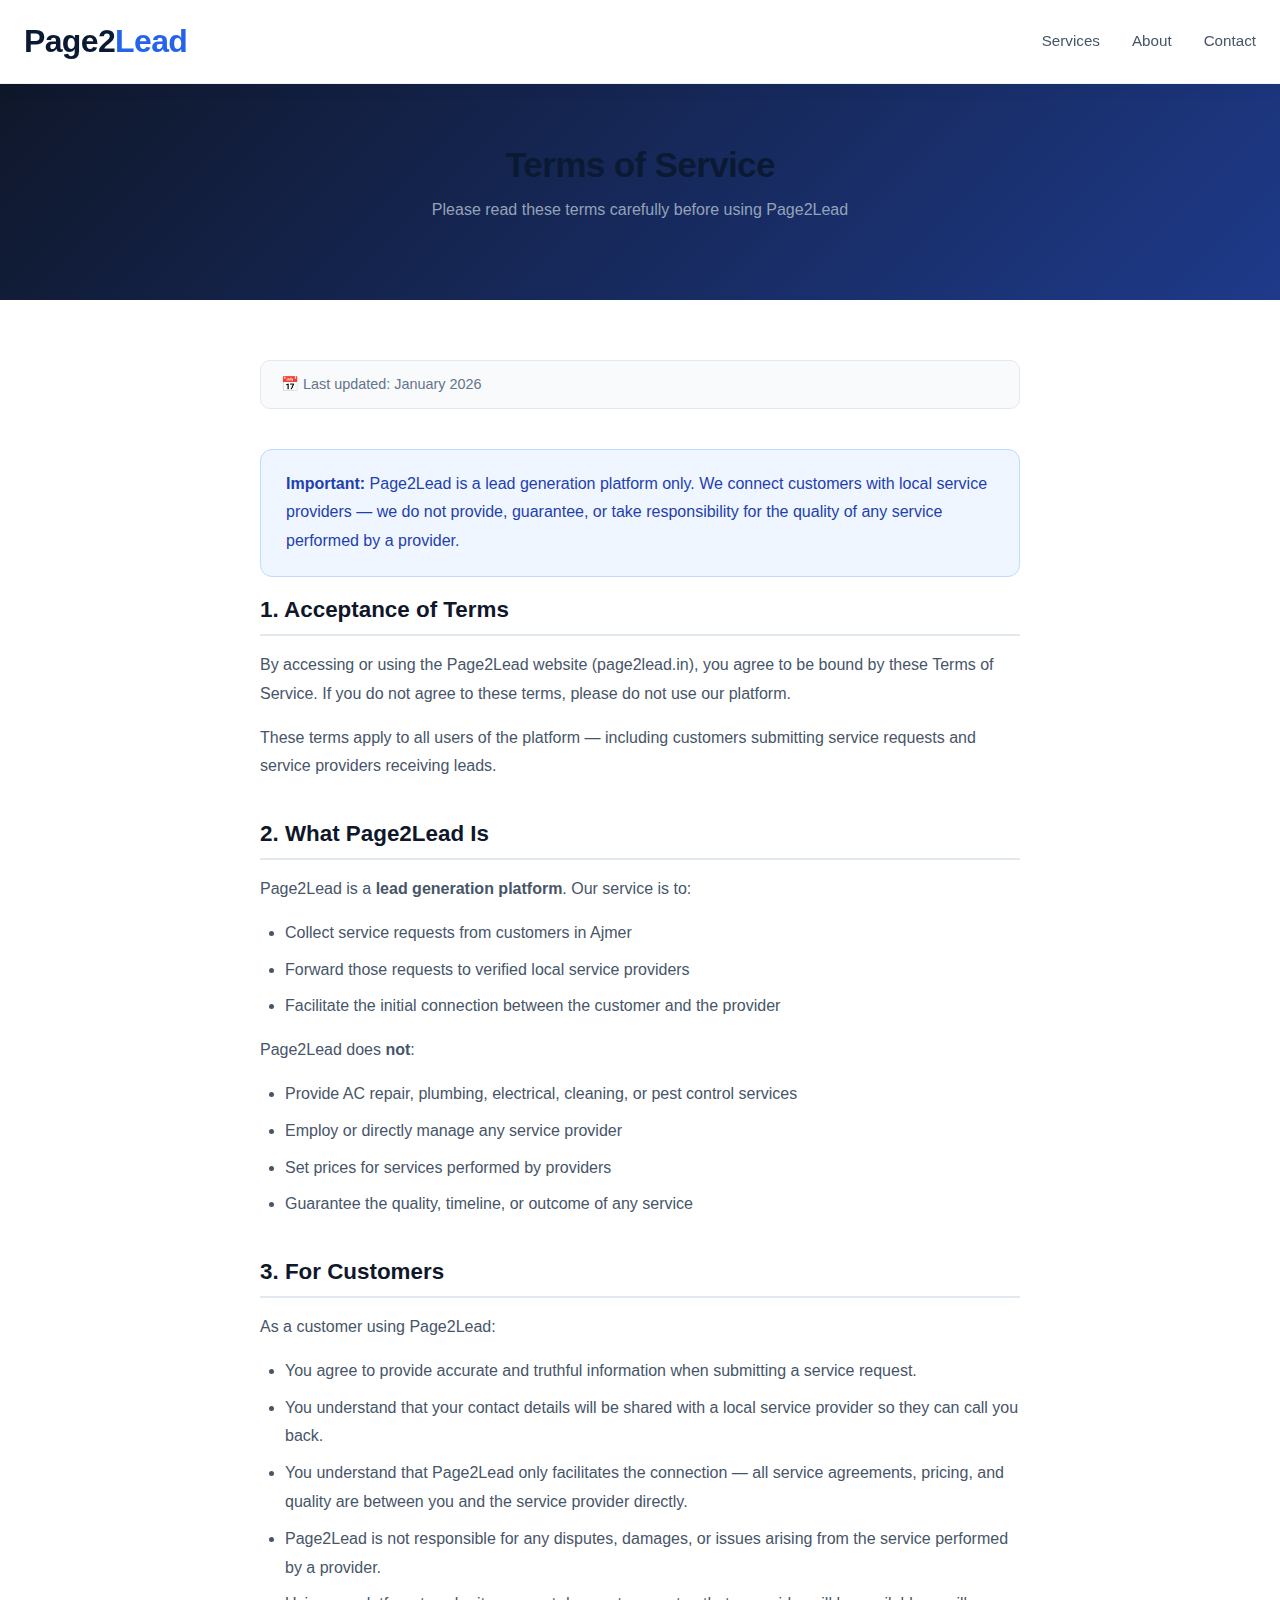
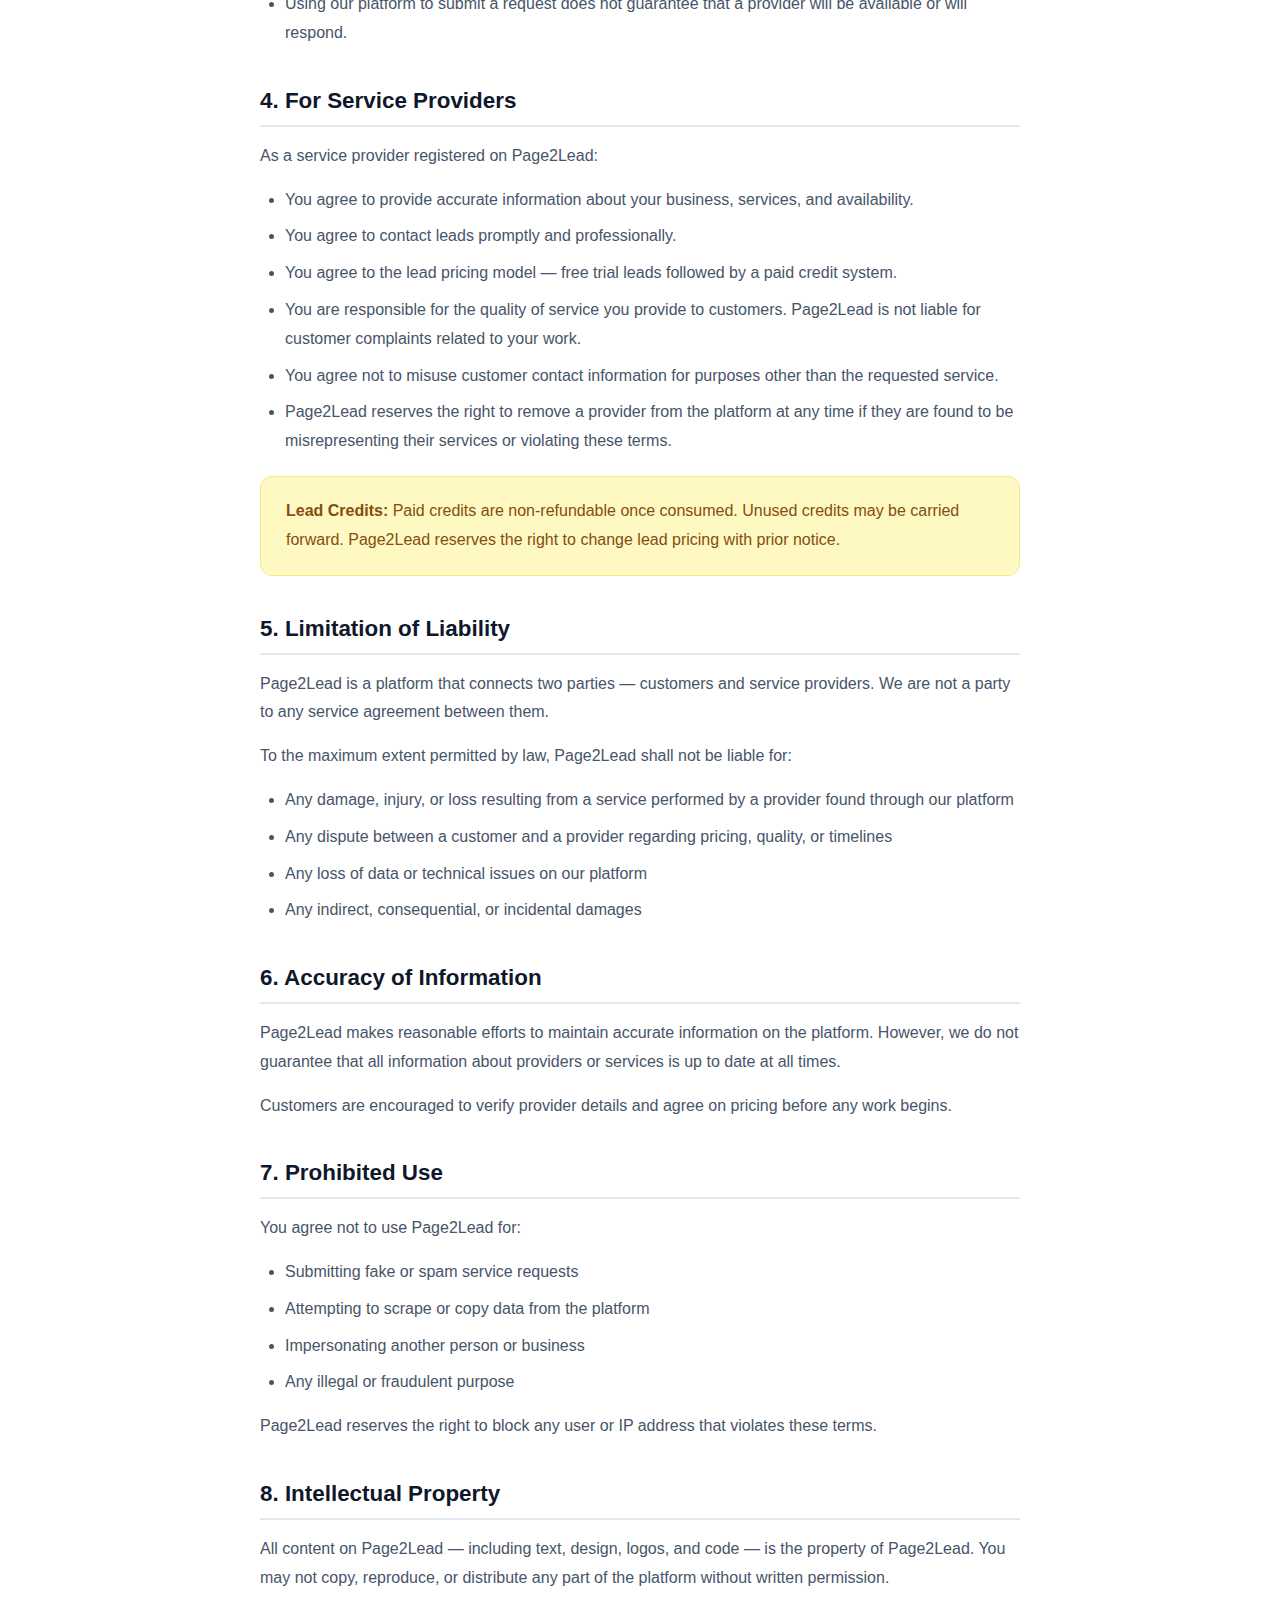
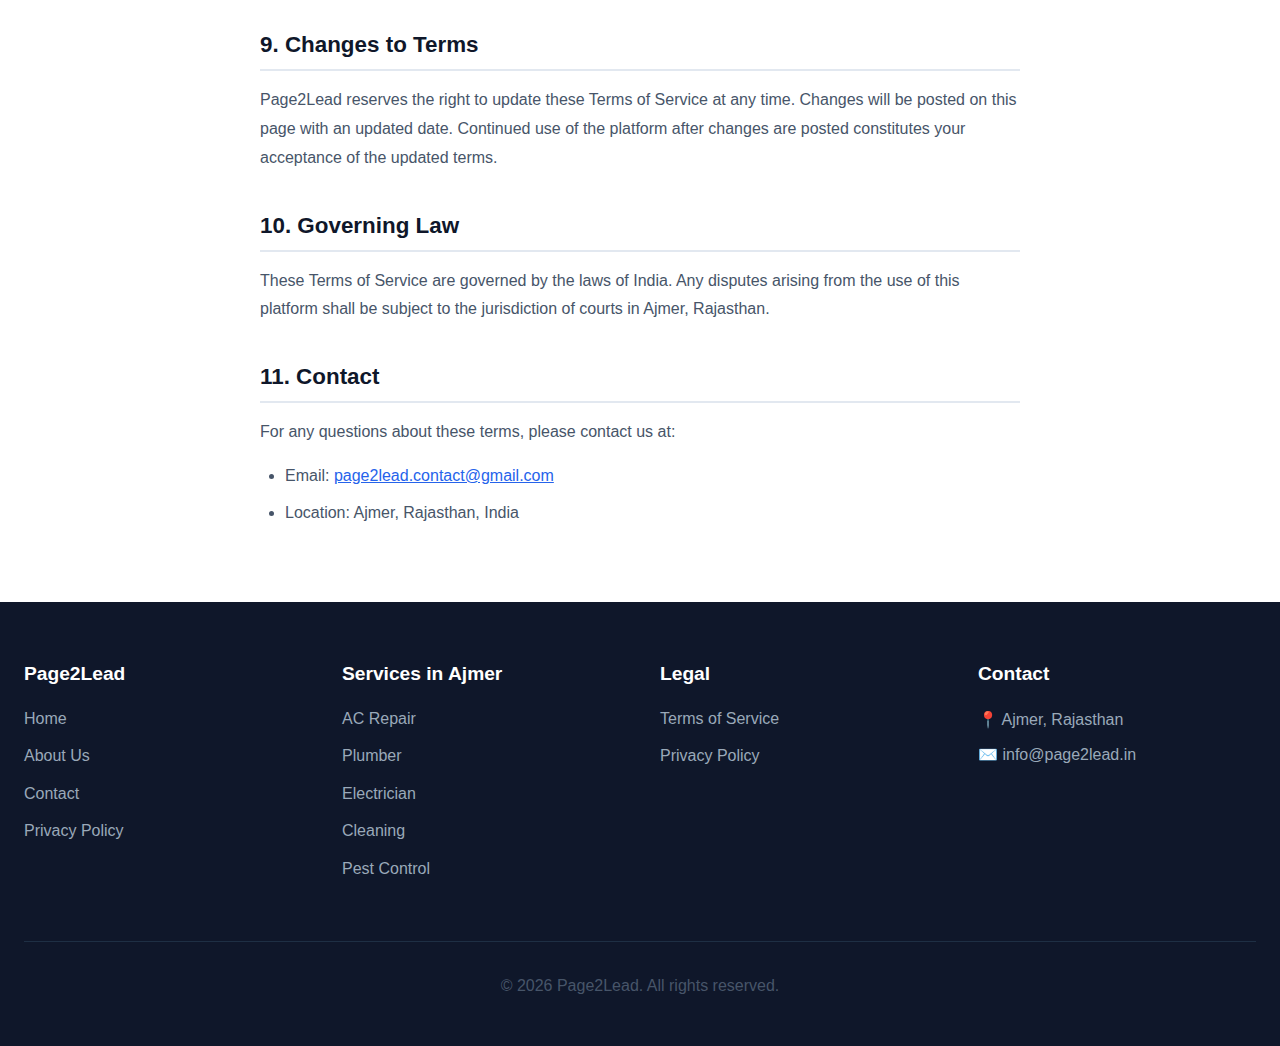
<file: terms.html>
<!DOCTYPE html>
<html lang="en">
<head>
    <meta charset="UTF-8">
    <meta name="viewport" content="width=device-width, initial-scale=1.0">
    <title>Terms of Service - Page2Lead</title>
    <meta name="description" content="Terms of Service for Page2Lead — the lead generation platform connecting customers with local service providers in Ajmer.">
    <link rel="canonical" href="https://page2lead.in/terms">
    <link rel="stylesheet" href="/css/style.css">

    <!-- Favicon & App Icons -->
    <link rel="icon" type="image/png" href="assets/favicon.png">
    <link rel="icon" type="image/png" href="assets/favicon.ico">
    <link rel="apple-touch-icon" href="/apple-touch-icon.png">
    <meta name="theme-color" content="#000000">

    <style>
        .policy-hero { background: linear-gradient(135deg, #0f172a, #1e3a8a); color: white; padding: 60px 0; text-align: center; }
        .policy-hero h1 { font-size: 2.2rem; margin-bottom: 10px; }
        .policy-hero p { color: #94a3b8; }
        .policy-body { max-width: 800px; margin: 0 auto; padding: 60px 20px; }
        .policy-body h2 { font-size: 1.4rem; color: #0f172a; margin: 40px 0 15px; padding-bottom: 10px; border-bottom: 2px solid #e2e8f0; }
        .policy-body h2:first-of-type { margin-top: 0; }
        .policy-body p { color: #475569; line-height: 1.8; margin-bottom: 15px; }
        .policy-body ul { color: #475569; line-height: 1.8; margin-bottom: 15px; padding-left: 25px; }
        .policy-body ul li { margin-bottom: 8px; }
        .policy-body a { color: #2563eb; }
        .updated-date { background: #f8fafc; border: 1px solid #e2e8f0; border-radius: 10px; padding: 12px 20px; margin-bottom: 40px; color: #64748b; font-size: 0.9rem; }
        .highlight-box { background: #eff6ff; border: 1px solid #bfdbfe; border-radius: 12px; padding: 20px 25px; margin: 20px 0; }
        .highlight-box p { color: #1e40af; margin: 0; }
        .warning-box { background: #fef9c3; border: 1px solid #fde68a; border-radius: 12px; padding: 20px 25px; margin: 20px 0; }
        .warning-box p { color: #854d0e; margin: 0; }
    </style>
</head>
<body>
    <nav class="navbar">
        <div class="container">
            <a href="/" class="logo">Page2<span>Lead</span></a>
            <div class="nav-links">
                <a href="/#services">Services</a>
                <a href="/about">About</a>
                <a href="/contact">Contact</a>
            </div>
        </div>
    </nav>

    <div class="policy-hero">
        <div class="container">
            <h1>Terms of Service</h1>
            <p>Please read these terms carefully before using Page2Lead</p>
        </div>
    </div>

    <div class="policy-body">
        <div class="updated-date">📅 Last updated: January 2026</div>

        <div class="highlight-box">
            <p><strong>Important:</strong> Page2Lead is a lead generation platform only. We connect customers with local service providers — we do not provide, guarantee, or take responsibility for the quality of any service performed by a provider.</p>
        </div>

        <h2>1. Acceptance of Terms</h2>
        <p>By accessing or using the Page2Lead website (page2lead.in), you agree to be bound by these Terms of Service. If you do not agree to these terms, please do not use our platform.</p>
        <p>These terms apply to all users of the platform — including customers submitting service requests and service providers receiving leads.</p>

        <h2>2. What Page2Lead Is</h2>
        <p>Page2Lead is a <strong>lead generation platform</strong>. Our service is to:</p>
        <ul>
            <li>Collect service requests from customers in Ajmer</li>
            <li>Forward those requests to verified local service providers</li>
            <li>Facilitate the initial connection between the customer and the provider</li>
        </ul>
        <p>Page2Lead does <strong>not</strong>:</p>
        <ul>
            <li>Provide AC repair, plumbing, electrical, cleaning, or pest control services</li>
            <li>Employ or directly manage any service provider</li>
            <li>Set prices for services performed by providers</li>
            <li>Guarantee the quality, timeline, or outcome of any service</li>
        </ul>

        <h2>3. For Customers</h2>
        <p>As a customer using Page2Lead:</p>
        <ul>
            <li>You agree to provide accurate and truthful information when submitting a service request.</li>
            <li>You understand that your contact details will be shared with a local service provider so they can call you back.</li>
            <li>You understand that Page2Lead only facilitates the connection — all service agreements, pricing, and quality are between you and the service provider directly.</li>
            <li>Page2Lead is not responsible for any disputes, damages, or issues arising from the service performed by a provider.</li>
            <li>Using our platform to submit a request does not guarantee that a provider will be available or will respond.</li>
        </ul>

        <h2>4. For Service Providers</h2>
        <p>As a service provider registered on Page2Lead:</p>
        <ul>
            <li>You agree to provide accurate information about your business, services, and availability.</li>
            <li>You agree to contact leads promptly and professionally.</li>
            <li>You agree to the lead pricing model — free trial leads followed by a paid credit system.</li>
            <li>You are responsible for the quality of service you provide to customers. Page2Lead is not liable for customer complaints related to your work.</li>
            <li>You agree not to misuse customer contact information for purposes other than the requested service.</li>
            <li>Page2Lead reserves the right to remove a provider from the platform at any time if they are found to be misrepresenting their services or violating these terms.</li>
        </ul>

        <div class="warning-box">
            <p><strong>Lead Credits:</strong> Paid credits are non-refundable once consumed. Unused credits may be carried forward. Page2Lead reserves the right to change lead pricing with prior notice.</p>
        </div>

        <h2>5. Limitation of Liability</h2>
        <p>Page2Lead is a platform that connects two parties — customers and service providers. We are not a party to any service agreement between them.</p>
        <p>To the maximum extent permitted by law, Page2Lead shall not be liable for:</p>
        <ul>
            <li>Any damage, injury, or loss resulting from a service performed by a provider found through our platform</li>
            <li>Any dispute between a customer and a provider regarding pricing, quality, or timelines</li>
            <li>Any loss of data or technical issues on our platform</li>
            <li>Any indirect, consequential, or incidental damages</li>
        </ul>

        <h2>6. Accuracy of Information</h2>
        <p>Page2Lead makes reasonable efforts to maintain accurate information on the platform. However, we do not guarantee that all information about providers or services is up to date at all times.</p>
        <p>Customers are encouraged to verify provider details and agree on pricing before any work begins.</p>

        <h2>7. Prohibited Use</h2>
        <p>You agree not to use Page2Lead for:</p>
        <ul>
            <li>Submitting fake or spam service requests</li>
            <li>Attempting to scrape or copy data from the platform</li>
            <li>Impersonating another person or business</li>
            <li>Any illegal or fraudulent purpose</li>
        </ul>
        <p>Page2Lead reserves the right to block any user or IP address that violates these terms.</p>

        <h2>8. Intellectual Property</h2>
        <p>All content on Page2Lead — including text, design, logos, and code — is the property of Page2Lead. You may not copy, reproduce, or distribute any part of the platform without written permission.</p>

        <h2>9. Changes to Terms</h2>
        <p>Page2Lead reserves the right to update these Terms of Service at any time. Changes will be posted on this page with an updated date. Continued use of the platform after changes are posted constitutes your acceptance of the updated terms.</p>

        <h2>10. Governing Law</h2>
        <p>These Terms of Service are governed by the laws of India. Any disputes arising from the use of this platform shall be subject to the jurisdiction of courts in Ajmer, Rajasthan.</p>

        <h2>11. Contact</h2>
        <p>For any questions about these terms, please contact us at:</p>
        <ul>
            <li>Email: <a href="mailto:page2lead.contact@gmail.com">page2lead.contact@gmail.com</a></li>
            <li>Location: Ajmer, Rajasthan, India</li>
        </ul>
    </div>

    <footer class="footer">
        <div class="container">
            <div class="footer-grid">
                <div class="footer-col"><h4>Page2Lead</h4><a href="/">Home</a><a href="/about">About Us</a><a href="/contact">Contact</a><a href="/privacy">Privacy Policy</a></div>
                <div class="footer-col"><h4>Services in Ajmer</h4><a href="/ac-repair-ajmer">AC Repair</a><a href="/plumber-ajmer">Plumber</a><a href="/electrician-ajmer">Electrician</a><a href="/cleaning-ajmer">Cleaning</a><a href="/pest-control-ajmer">Pest Control</a></div>
                <div class="footer-col"><h4>Legal</h4><a href="/terms">Terms of Service</a><a href="/privacy">Privacy Policy</a></div>
                <div class="footer-col"><h4>Contact</h4><p>📍 Ajmer, Rajasthan</p><p>✉️ info@page2lead.in</p></div>
            </div>
            <div class="footer-bottom"><p>&copy; 2026 Page2Lead. All rights reserved.</p></div>
        </div>
    </footer>
</body>
</html>
</file>
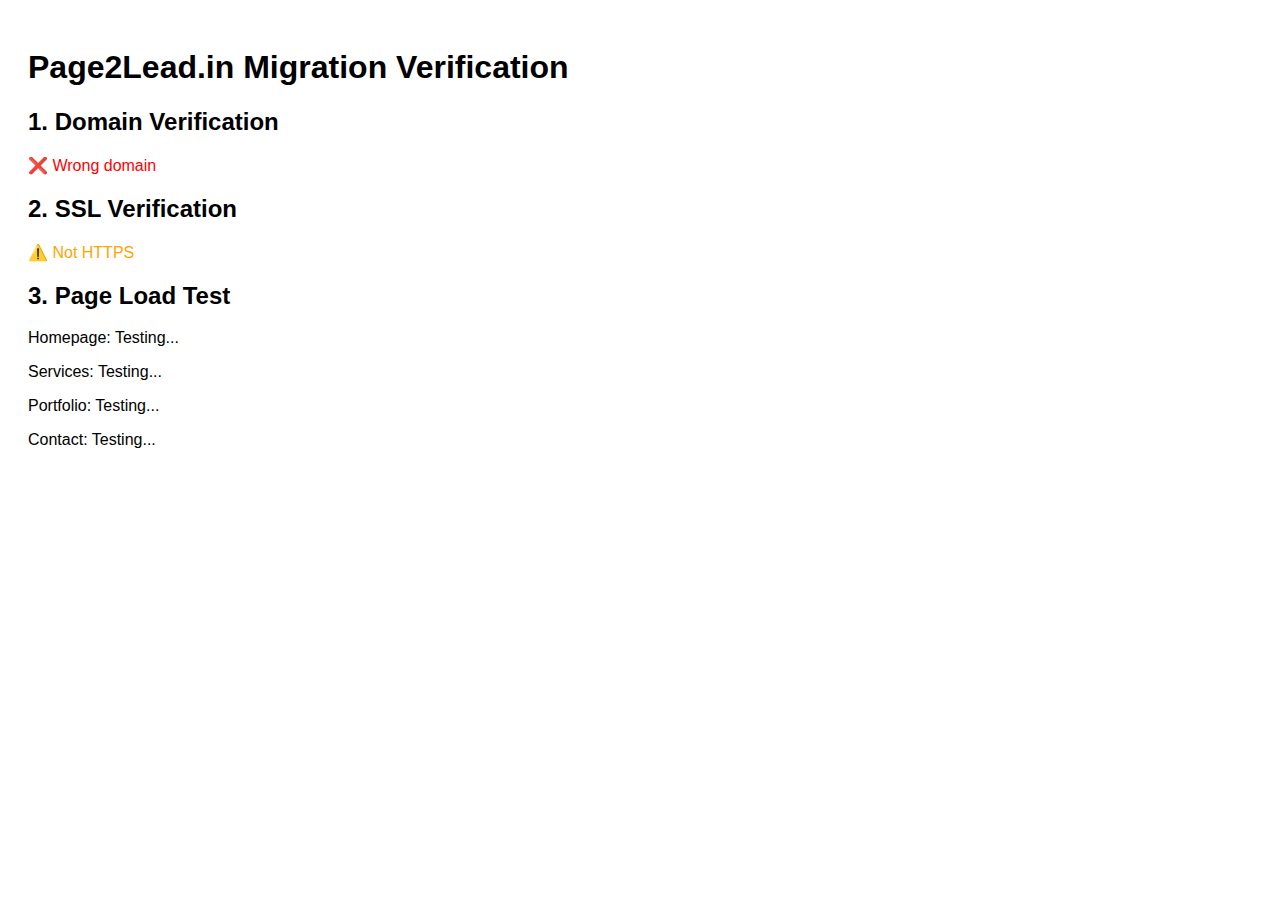
<file: verify_migration.html>
<!DOCTYPE html>
<html>
<head>
    <title>Migration Verification - Page2Lead</title>
    <style>
        body { font-family: Arial; padding: 20px; }
        .success { color: green; }
        .error { color: red; }
        .warning { color: orange; }
    </style>
</head>
<body>
    <h1>Page2Lead.in Migration Verification</h1>
    
    <h2>1. Domain Verification</h2>
    <p id="domain-check">Checking...</p>
    
    <h2>2. SSL Verification</h2>
    <p id="ssl-check">Checking...</p>
    
    <h2>3. Page Load Test</h2>
    <div id="page-tests">
        <p>Homepage: <span id="home-check">Testing...</span></p>
        <p>Services: <span id="services-check">Testing...</span></p>
        <p>Portfolio: <span id="portfolio-check">Testing...</span></p>
        <p>Contact: <span id="contact-check">Testing...</span></p>
    </div>
    
    <script>
        // Verification script
        console.log('Page2Lead Migration Verification');
        console.log('Domain: page2lead.in');
        console.log('Date: ' + new Date().toLocaleDateString());
        
        // Check current domain
        document.getElementById('domain-check').innerHTML = 
            window.location.hostname === 'page2lead.in' ? 
            '<span class="success">✅ Correct domain</span>' : 
            '<span class="error">❌ Wrong domain</span>';
        
        // Check SSL
        document.getElementById('ssl-check').innerHTML = 
            window.location.protocol === 'https:' ? 
            '<span class="success">✅ HTTPS Enabled</span>' : 
            '<span class="warning">⚠️ Not HTTPS</span>';
    </script>
</body>
</html>
</file>
<file: css/style.css>
/* ========================================
   Page2Lead - Master Stylesheet
   One CSS to rule them all - Fully Responsive
   ======================================== */

/* ---------- CSS Variables ---------- */
:root {
    --primary: #2563eb;
    --primary-dark: #1d4ed8;
    --primary-light: #3b82f6;
    --secondary: #0f172a;
    --text-dark: #0b1a33;
    --text: #1e293b;
    --text-light: #475569;
    --text-muted: #64748b;
    --background: #ffffff;
    --bg-light: #f8fafc;
    --bg-gray: #f1f5f9;
    --border: #e2e8f0;
    --border-light: #eef2f6;
    --success: #16a34a;
    --warning: #fbbf24;
    --error: #dc2626;
    --shadow-sm: 0 4px 20px rgba(0,0,0,0.03);
    --shadow-md: 0 10px 30px rgba(0,0,0,0.08);
    --shadow-lg: 0 25px 50px -12px rgba(0,0,0,0.15);
    --radius-sm: 8px;
    --radius-md: 14px;
    --radius-lg: 20px;
    --radius-xl: 24px;
    --radius-full: 50px;
}

/* ---------- Reset & Base ---------- */
* {
    margin: 0;
    padding: 0;
    box-sizing: border-box;
}

html {
    scroll-behavior: smooth;
    font-size: 16px;
}

body {
    font-family: -apple-system, BlinkMacSystemFont, 'Segoe UI', Roboto, Oxygen, Ubuntu, Cantarell, sans-serif;
    background: var(--background);
    color: var(--text);
    line-height: 1.6;
    overflow-x: hidden;
}

.container {
    width: 100%;
    max-width: 1280px;
    margin: 0 auto;
    padding: 0 24px;
}

/* ---------- Typography ---------- */
h1, h2, h3, h4, h5, h6 {
    font-weight: 700;
    line-height: 1.2;
    color: var(--text-dark);
    margin-bottom: 1rem;
}

h1 {
    font-size: clamp(2rem, 5vw, 3.2rem);
    letter-spacing: -0.02em;
}

h1 span {
    color: var(--primary);
    display: block;
    font-size: clamp(1.8rem, 4vw, 2.8rem);
    margin-top: 0.25rem;
}

h2 {
    font-size: clamp(1.8rem, 4vw, 2.5rem);
    margin-bottom: 1.5rem;
}

h2.section-title {
    text-align: center;
    margin-bottom: 1rem;
}

h3 {
    font-size: clamp(1.3rem, 3vw, 1.5rem);
    margin-bottom: 0.75rem;
}

p {
    color: var(--text-light);
    margin-bottom: 1rem;
    font-size: 1rem;
    line-height: 1.7;
}

/* ---------- Navigation ---------- */
.navbar {
    background: var(--background);
    box-shadow: var(--shadow-sm);
    padding: 16px 0;
    position: sticky;
    top: 0;
    z-index: 1000;
    border-bottom: 1px solid var(--border-light);
}

.navbar .container {
    display: flex;
    justify-content: space-between;
    align-items: center;
    flex-wrap: wrap;
}

.logo {
    font-size: clamp(1.5rem, 4vw, 2rem);
    font-weight: 700;
    color: var(--text-dark);
    text-decoration: none;
    letter-spacing: -0.02em;
}

.logo span {
    color: var(--primary);
}

.nav-links {
    display: flex;
    gap: clamp(16px, 3vw, 32px);
    align-items: center;
    flex-wrap: wrap;
}

.nav-links a {
    text-decoration: none;
    color: var(--text-light);
    font-weight: 500;
    font-size: 0.95rem;
    transition: color 0.2s;
}

.nav-links a:hover {
    color: var(--primary);
}

.nav-links .cta-btn {
    background: var(--primary);
    color: white;
    padding: 10px 24px;
    border-radius: var(--radius-full);
    font-weight: 600;
    font-size: 0.95rem;
    box-shadow: 0 8px 16px rgba(37,99,235,0.15);
    transition: all 0.2s;
}

.nav-links .cta-btn:hover {
    background: var(--primary-dark);
    color: white;
    transform: translateY(-2px);
    box-shadow: 0 12px 24px rgba(37,99,235,0.25);
}

.mobile-menu-btn {
    display: none;
    background: none;
    border: none;
    font-size: 1.5rem;
    cursor: pointer;
    color: var(--text);
}

/* ---------- Breadcrumb ---------- */
.breadcrumb {
    display: flex;
    flex-wrap: wrap;
    gap: 8px;
    margin-bottom: 24px;
    color: var(--text-muted);
    font-size: 0.9rem;
}

.breadcrumb a {
    color: var(--primary);
    text-decoration: none;
}

.breadcrumb a:hover {
    text-decoration: underline;
}

/* ---------- Hero Section ---------- */
.hero {
    padding: 40px 0 60px;
    background: linear-gradient(180deg, var(--bg-light) 0%, var(--background) 100%);
}

.hero-grid {
    display: grid;
    grid-template-columns: repeat(2, 1fr);
    gap: 48px;
    align-items: start;
}

.hero-content {
    padding-right: 20px;
}

.hero-badge {
    background: var(--bg-gray);
    padding: 10px 18px;
    border-radius: var(--radius-full);
    display: inline-flex;
    align-items: center;
    gap: 12px;
    margin: 20px 0;
    flex-wrap: wrap;
}

.stars {
    color: var(--warning);
    font-size: 1.1rem;
    letter-spacing: 2px;
}

/* ---------- Feature List ---------- */
.feature-list {
    margin: 28px 0;
}

.feature-item {
    display: flex;
    align-items: center;
    gap: 12px;
    margin-bottom: 16px;
    font-size: 1rem;
}

.feature-item .check {
    width: 24px;
    height: 24px;
    background: #dbeafe;
    color: var(--primary);
    border-radius: 50%;
    display: inline-flex;
    align-items: center;
    justify-content: center;
    font-weight: bold;
    flex-shrink: 0;
}

/* ---------- Lead Form (Universal) ---------- */
.lead-form {
    background: var(--background);
    padding: clamp(24px, 4vw, 36px);
    border-radius: var(--radius-xl);
    box-shadow: var(--shadow-lg);
    border: 1px solid var(--border-light);
    position: sticky;
    top: 100px;
}

.lead-form h2 {
    font-size: clamp(1.5rem, 3vw, 1.8rem);
    margin-bottom: 24px;
    text-align: center;
}

.form-group {
    margin-bottom: 18px;
}

.form-group input,
.form-group textarea,
.form-group select {
    width: 100%;
    padding: 14px 18px;
    border: 2px solid var(--border);
    border-radius: var(--radius-md);
    font-size: 1rem;
    transition: all 0.2s;
    background: var(--bg-light);
    font-family: inherit;
}

.form-group input:focus,
.form-group textarea:focus,
.form-group select:focus {
    outline: none;
    border-color: var(--primary);
    background: var(--background);
    box-shadow: 0 0 0 4px rgba(37,99,235,0.1);
}

.form-group textarea {
    height: 100px;
    resize: vertical;
    min-height: 80px;
}

.submit-btn {
    width: 100%;
    padding: 16px;
    background: var(--primary);
    color: white;
    border: none;
    border-radius: var(--radius-md);
    font-size: 1.1rem;
    font-weight: 600;
    cursor: pointer;
    transition: all 0.2s;
    margin-top: 8px;
}

.submit-btn:hover {
    background: var(--primary-dark);
    transform: translateY(-2px);
    box-shadow: 0 12px 24px rgba(37,99,235,0.25);
}

.form-footer {
    text-align: center;
    margin-top: 20px;
    color: var(--text-muted);
    font-size: 0.9rem;
    border-top: 1px solid var(--border-light);
    padding-top: 20px;
}

.form-message {
    margin-top: 16px;
    text-align: center;
    font-size: 0.95rem;
    min-height: 24px;
}

/* ---------- Trust Section ---------- */
.trust-section {
    padding: 60px 0;
    background: var(--background);
}

.trust-grid {
    display: grid;
    grid-template-columns: repeat(4, 1fr);
    gap: 24px;
}

.trust-card {
    background: var(--bg-light);
    padding: 28px 20px;
    border-radius: var(--radius-lg);
    text-align: center;
    border: 1px solid var(--border-light);
}

.trust-number {
    font-size: clamp(2rem, 4vw, 2.4rem);
    font-weight: 700;
    color: var(--primary);
    margin-bottom: 8px;
    line-height: 1;
}

.trust-label {
    color: var(--text-light);
    font-size: 0.95rem;
}

/* ---------- Services Section ---------- */
.services-section {
    padding: 60px 0;
    background: var(--bg-light);
}

.section-subtitle {
    text-align: center;
    color: var(--text-light);
    font-size: 1.1rem;
    max-width: 700px;
    margin: 0 auto 48px;
}

.services-grid {
    display: grid;
    grid-template-columns: repeat(3, 1fr);
    gap: 24px;
}

.service-card {
    background: var(--background);
    padding: 32px 24px;
    border-radius: var(--radius-lg);
    border: 1px solid var(--border-light);
    transition: all 0.3s;
    height: 100%;
}

.service-card:hover {
    transform: translateY(-4px);
    box-shadow: var(--shadow-md);
    border-color: #dbeafe;
}

.service-icon {
    font-size: clamp(2rem, 4vw, 2.8rem);
    margin-bottom: 20px;
}

.service-card h3 {
    font-size: 1.4rem;
    margin-bottom: 12px;
}

.service-card p {
    margin-bottom: 20px;
}

.service-price {
    color: var(--primary);
    font-weight: 600;
    font-size: 1.1rem;
    border-top: 1px dashed var(--border);
    padding-top: 16px;
}

/* ---------- Why Choose Us ---------- */
.why-section {
    padding: 60px 0;
    background: var(--background);
}

.why-grid {
    display: grid;
    grid-template-columns: repeat(4, 1fr);
    gap: 24px;
}

.why-item {
    padding: 24px;
    border-radius: var(--radius-lg);
    background: var(--bg-light);
    height: 100%;
}

.why-item h3 {
    font-size: 1.3rem;
    margin: 16px 0 8px;
}

.why-icon {
    font-size: 2.2rem;
}

/* ---------- Service Areas Grid ---------- */
.areas-grid {
    display: grid;
    grid-template-columns: repeat(4, 1fr);
    gap: 12px;
    max-width: 800px;
    margin: 40px auto;
}

.area-item {
    background: var(--bg-gray);
    padding: 12px;
    border-radius: var(--radius-sm);
    text-align: center;
    font-weight: 500;
    font-size: 0.95rem;
}

/* ---------- Emergency Box ---------- */
.emergency-box {
    background: #eff6ff;
    padding: 16px 20px;
    border-radius: var(--radius-lg);
    border-left: 4px solid var(--primary);
    margin-top: 24px;
}

.emergency-box p {
    margin: 0;
    font-weight: 500;
}

/* ---------- FAQ Section ---------- */
.faq-section {
    padding: 60px 0;
    background: var(--bg-light);
}

.faq-grid {
    max-width: 800px;
    margin: 0 auto;
}

.faq-item {
    background: var(--background);
    border-radius: var(--radius-lg);
    margin-bottom: 16px;
    padding: 24px 28px;
    border: 1px solid var(--border-light);
}

.faq-question {
    font-weight: 600;
    font-size: 1.2rem;
    margin-bottom: 12px;
    color: var(--text-dark);
}

.faq-answer {
    color: var(--text-light);
    line-height: 1.7;
}

/* ---------- CTA Section ---------- */
.cta-section {
    padding: 80px 0;
    color: white;
    text-align: center;
}

.cta-section.ac { background: linear-gradient(135deg, #1e3a8a, var(--primary)); }
.cta-section.plumber { background: linear-gradient(135deg, #0f766e, #14b8a6); }
.cta-section.electrician { background: linear-gradient(135deg, #854d0e, #eab308); }
.cta-section.cleaning { background: linear-gradient(135deg, #059669, #10b981); }
.cta-section.pest { background: linear-gradient(135deg, #7c3aed, #8b5cf6); }

.cta-content {
    max-width: 600px;
    margin: 0 auto;
}

.cta-content h2 {
    color: white;
    font-size: clamp(2rem, 4vw, 2.4rem);
    margin-bottom: 20px;
}

.cta-content p {
    color: rgba(255,255,255,0.9);
    font-size: 1.2rem;
    margin-bottom: 32px;
}

.cta-btn {
    display: inline-block;
    background: white;
    color: var(--text-dark);
    padding: 18px 48px;
    border-radius: var(--radius-full);
    font-size: 1.2rem;
    font-weight: 600;
    text-decoration: none;
    box-shadow: 0 20px 30px rgba(0,0,0,0.2);
    transition: all 0.3s;
}

.cta-btn:hover {
    transform: scale(1.05);
    box-shadow: 0 25px 35px rgba(0,0,0,0.25);
}

/* ---------- Footer ---------- */
.footer {
    background: var(--secondary);
    color: white;
    padding: 60px 0 30px;
}

.footer-grid {
    display: grid;
    grid-template-columns: repeat(4, 1fr);
    gap: 40px;
    margin-bottom: 48px;
}

.footer-col h4 {
    color: white;
    margin-bottom: 20px;
    font-size: 1.2rem;
}

.footer-col a {
    color: #9aa9b9;
    text-decoration: none;
    display: block;
    margin-bottom: 12px;
    transition: color 0.2s;
}

.footer-col a:hover {
    color: white;
}

.footer-col p {
    color: #9aa9b9;
    margin-bottom: 8px;
}

.footer-bottom {
    border-top: 1px solid #1e2f44;
    padding-top: 30px;
    text-align: center;
    color: #7f8fa3;
    font-size: 0.9rem;
}

/* ---------- Responsive Design ---------- */
@media screen and (max-width: 1024px) {
    .hero-grid,
    .trust-grid,
    .why-grid,
    .footer-grid {
        grid-template-columns: repeat(2, 1fr);
        gap: 20px;
    }
    
    .services-grid {
        grid-template-columns: repeat(2, 1fr);
    }
    
    .areas-grid {
        grid-template-columns: repeat(3, 1fr);
    }
}

@media screen and (max-width: 768px) {
    .navbar .container {
        flex-direction: row;
    }
    
    .nav-links {
        display: none;
        width: 100%;
        flex-direction: column;
        padding: 20px 0;
        gap: 16px;
    }
    
    .nav-links.show {
        display: flex;
    }
    
    .mobile-menu-btn {
        display: block;
    }
    
    .hero-grid {
        grid-template-columns: 1fr;
        gap: 32px;
    }
    
    .hero-content {
        padding-right: 0;
    }
    
    .lead-form {
        position: static;
        margin-top: 20px;
    }
    
    .trust-grid,
    .services-grid,
    .why-grid {
        grid-template-columns: 1fr;
    }
    
    .areas-grid {
        grid-template-columns: repeat(2, 1fr);
    }
    
    .footer-grid {
        grid-template-columns: 1fr;
        gap: 30px;
    }
    
    .breadcrumb {
        font-size: 0.85rem;
    }
}

@media screen and (max-width: 480px) {
    .container {
        padding: 0 16px;
    }
    
    .hero-badge {
        flex-direction: column;
        align-items: flex-start;
        width: 100%;
    }
    
    .feature-item {
        font-size: 0.95rem;
    }
    
    .areas-grid {
        grid-template-columns: 1fr;
    }
    
    .service-card {
        padding: 24px 16px;
    }
    
    .faq-item {
        padding: 20px 16px;
    }
    
    .cta-btn {
        padding: 16px 32px;
        font-size: 1.1rem;
        width: 100%;
    }
}

/* ---------- Utility Classes ---------- */
.text-center { text-align: center; }
.mt-2 { margin-top: 0.5rem; }
.mt-4 { margin-top: 1rem; }
.mt-8 { margin-top: 2rem; }
.mb-2 { margin-bottom: 0.5rem; }
.mb-4 { margin-bottom: 1rem; }
.mb-8 { margin-bottom: 2rem; }
.hidden { display: none; }
.visible { display: block; }
</file>
<file: style.css>
/* style.css - Common styles for all pages */
* {
    margin: 0;
    padding: 0;
    box-sizing: border-box;
    font-family: 'Segoe UI', Tahoma, Geneva, Verdana, sans-serif;
}

:root {
    --primary: #25D366;
    --primary-dark: #1DA851;
    --secondary: #128C7E;
    --dark: #111;
    --light: #f8f9fa;
    --gray: #666;
    --white: #ffffff;
    --shadow: 0 5px 15px rgba(0,0,0,0.1);
    --transition: all 0.3s ease;
}

body {
    background: var(--light);
    color: var(--dark);
    line-height: 1.6;
    font-size: 16px;
}

.container {
    max-width: 1200px;
    margin: 0 auto;
    padding: 0 20px;
}

/* Header Styles */
header {
    background: var(--white);
    padding: 15px 0;
    box-shadow: 0 2px 15px rgba(0,0,0,0.1);
    position: fixed;
    width: 100%;
    top: 0;
    z-index: 1000;
    transition: var(--transition);
}

.header-content {
    display: flex;
    justify-content: space-between;
    align-items: center;
}

.logo {
    font-size: 28px;
    font-weight: 700;
    color: var(--primary);
    text-decoration: none;
    display: flex;
    align-items: center;
    gap: 10px;
}

.logo span {
    color: var(--dark);
    background: linear-gradient(45deg, var(--primary), var(--secondary));
    -webkit-background-clip: text;
    -webkit-text-fill-color: transparent;
}

.nav-links {
    display: flex;
    gap: 30px;
}

.nav-links a {
    color: var(--dark);
    text-decoration: none;
    font-weight: 600;
    padding: 8px 16px;
    border-radius: 8px;
    transition: var(--transition);
    position: relative;
    font-size: 16px;
}

.nav-links a:hover,
.nav-links a.active {
    color: var(--primary);
    background: rgba(37, 211, 102, 0.1);
}

.nav-links a::after {
    content: '';
    position: absolute;
    bottom: -5px;
    left: 50%;
    transform: translateX(-50%);
    width: 0;
    height: 3px;
    background: var(--primary);
    border-radius: 2px;
    transition: var(--transition);
}

.nav-links a:hover::after,
.nav-links a.active::after {
    width: 80%;
}

.cta-button {
    background: linear-gradient(45deg, var(--primary), var(--secondary));
    color: var(--white);
    padding: 12px 28px;
    border-radius: 50px;
    text-decoration: none;
    font-weight: 600;
    display: inline-flex;
    align-items: center;
    gap: 10px;
    transition: var(--transition);
    border: none;
    cursor: pointer;
    font-size: 16px;
    box-shadow: 0 4px 15px rgba(37, 211, 102, 0.3);
}

.cta-button:hover {
    transform: translateY(-3px);
    box-shadow: 0 6px 20px rgba(37, 211, 102, 0.4);
}

/* Hero Section */
.hero {
    padding: 180px 0 100px;
    background: linear-gradient(135deg, #f0fff4 0%, #e6f7ff 100%);
    position: relative;
    overflow: hidden;
}

.hero::before {
    content: '';
    position: absolute;
    top: 0;
    left: 0;
    right: 0;
    bottom: 0;
    background: url('https://images.unsplash.com/photo-1558655146-364adaf1fcc9?ixlib=rb-4.0.3&auto=format&fit=crop&w=2000&q=80');
    background-size: cover;
    background-position: center;
    opacity: 0.05;
}

.hero-content {
    position: relative;
    z-index: 1;
    text-align: center;
    max-width: 800px;
    margin: 0 auto;
}

.hero h1 {
    font-size: 3.5rem;
    margin-bottom: 20px;
    color: var(--dark);
    line-height: 1.2;
    font-weight: 800;
}

.hero h1 span {
    background: linear-gradient(45deg, var(--primary), var(--secondary));
    -webkit-background-clip: text;
    -webkit-text-fill-color: transparent;
}

.hero p {
    font-size: 1.3rem;
    color: var(--gray);
    margin-bottom: 40px;
    line-height: 1.8;
}

.hero-buttons {
    display: flex;
    gap: 20px;
    justify-content: center;
    flex-wrap: wrap;
}

.btn-primary {
    background: linear-gradient(45deg, var(--primary), var(--secondary));
    color: var(--white);
    padding: 16px 36px;
    border-radius: 50px;
    text-decoration: none;
    font-weight: 600;
    display: inline-flex;
    align-items: center;
    gap: 10px;
    font-size: 18px;
    transition: var(--transition);
    box-shadow: 0 4px 15px rgba(37, 211, 102, 0.3);
}

.btn-primary:hover {
    transform: translateY(-3px);
    box-shadow: 0 6px 20px rgba(37, 211, 102, 0.4);
}

.btn-secondary {
    background: var(--white);
    color: var(--primary);
    border: 2px solid var(--primary);
    padding: 16px 36px;
    border-radius: 50px;
    text-decoration: none;
    font-weight: 600;
    display: inline-flex;
    align-items: center;
    gap: 10px;
    font-size: 18px;
    transition: var(--transition);
}

.btn-secondary:hover {
    background: var(--primary);
    color: var(--white);
    transform: translateY(-3px);
}

/* Common Section Styles */
.section {
    padding: 100px 0;
}

.section-title {
    text-align: center;
    margin-bottom: 60px;
}

.section-title h2 {
    font-size: 2.8rem;
    margin-bottom: 15px;
    color: var(--dark);
    font-weight: 700;
}

.section-title p {
    font-size: 1.2rem;
    color: var(--gray);
    max-width: 600px;
    margin: 0 auto;
}

/* Card Styles */
.card {
    background: var(--white);
    border-radius: 15px;
    padding: 40px 30px;
    box-shadow: var(--shadow);
    transition: var(--transition);
    height: 100%;
}

.card:hover {
    transform: translateY(-10px);
    box-shadow: 0 15px 30px rgba(0,0,0,0.15);
}

/* Form Styles */
.form-group {
    margin-bottom: 25px;
}

.form-control {
    width: 100%;
    padding: 16px 20px;
    border: 2px solid #e0e0e0;
    border-radius: 10px;
    font-size: 16px;
    transition: var(--transition);
    background: var(--white);
}

.form-control:focus {
    outline: none;
    border-color: var(--primary);
    box-shadow: 0 0 0 3px rgba(37, 211, 102, 0.1);
}

/* Footer Styles */
footer {
    background: var(--dark);
    color: var(--white);
    padding: 80px 0 30px;
    position: relative;
}

.footer-content {
    display: grid;
    grid-template-columns: repeat(auto-fit, minmax(250px, 1fr));
    gap: 40px;
    margin-bottom: 40px;
}

.footer-links a {
    color: #aaa;
    text-decoration: none;
    display: block;
    margin-bottom: 10px;
    transition: var(--transition);
}

.footer-links a:hover {
    color: var(--primary);
    padding-left: 5px;
}

.copyright {
    text-align: center;
    padding-top: 30px;
    border-top: 1px solid #333;
    color: #888;
    font-size: 0.9rem;
}

/* WhatsApp Float Button */
.whatsapp-float {
    position: fixed;
    bottom: 30px;
    right: 30px;
    background: linear-gradient(45deg, var(--primary), var(--secondary));
    color: var(--white);
    width: 70px;
    height: 70px;
    border-radius: 50%;
    display: flex;
    align-items: center;
    justify-content: center;
    font-size: 34px;
    box-shadow: 0 8px 25px rgba(37, 211, 102, 0.4);
    z-index: 1000;
    text-decoration: none;
    transition: var(--transition);
    animation: pulse 2s infinite;
}

.whatsapp-float:hover {
    transform: scale(1.1);
    box-shadow: 0 12px 30px rgba(37, 211, 102, 0.5);
}

@keyframes pulse {
    0% { box-shadow: 0 8px 25px rgba(37, 211, 102, 0.4); }
    50% { box-shadow: 0 8px 25px rgba(37, 211, 102, 0.6); }
    100% { box-shadow: 0 8px 25px rgba(37, 211, 102, 0.4); }
}

/* Mobile Menu Button */
.mobile-menu-btn {
    display: none;
    background: none;
    border: none;
    font-size: 24px;
    color: var(--dark);
    cursor: pointer;
    padding: 5px;
}

/* Responsive Styles */
@media (max-width: 992px) {
    .hero h1 {
        font-size: 2.8rem;
    }
    
    .section-title h2 {
        font-size: 2.4rem;
    }
    
    .nav-links {
        gap: 15px;
    }
}

@media (max-width: 768px) {
    .mobile-menu-btn {
        display: block;
    }
    
    .nav-links {
        position: fixed;
        top: 70px;
        left: -100%;
        width: 100%;
        background: var(--white);
        flex-direction: column;
        padding: 30px 20px;
        box-shadow: 0 10px 30px rgba(0,0,0,0.1);
        transition: var(--transition);
        gap: 15px;
    }
    
    .nav-links.active {
        left: 0;
    }
    
    .nav-links a {
        padding: 12px 20px;
        width: 100%;
        text-align: center;
    }
    
    .hero {
        padding: 150px 0 80px;
    }
    
    .hero h1 {
        font-size: 2.2rem;
    }
    
    .hero p {
        font-size: 1.1rem;
    }
    
    .hero-buttons {
        flex-direction: column;
        align-items: stretch;
    }
    
    .btn-primary,
    .btn-secondary {
        width: 100%;
        justify-content: center;
    }
    
    .section {
        padding: 70px 0;
    }
    
    .section-title h2 {
        font-size: 2rem;
    }
    
    .whatsapp-float {
        bottom: 20px;
        right: 20px;
        width: 60px;
        height: 60px;
        font-size: 28px;
    }
}

@media (max-width: 480px) {
    .hero h1 {
        font-size: 1.8rem;
    }
    
    .hero p {
        font-size: 1rem;
    }
    
    .container {
        padding: 0 15px;
    }
}
</file>
